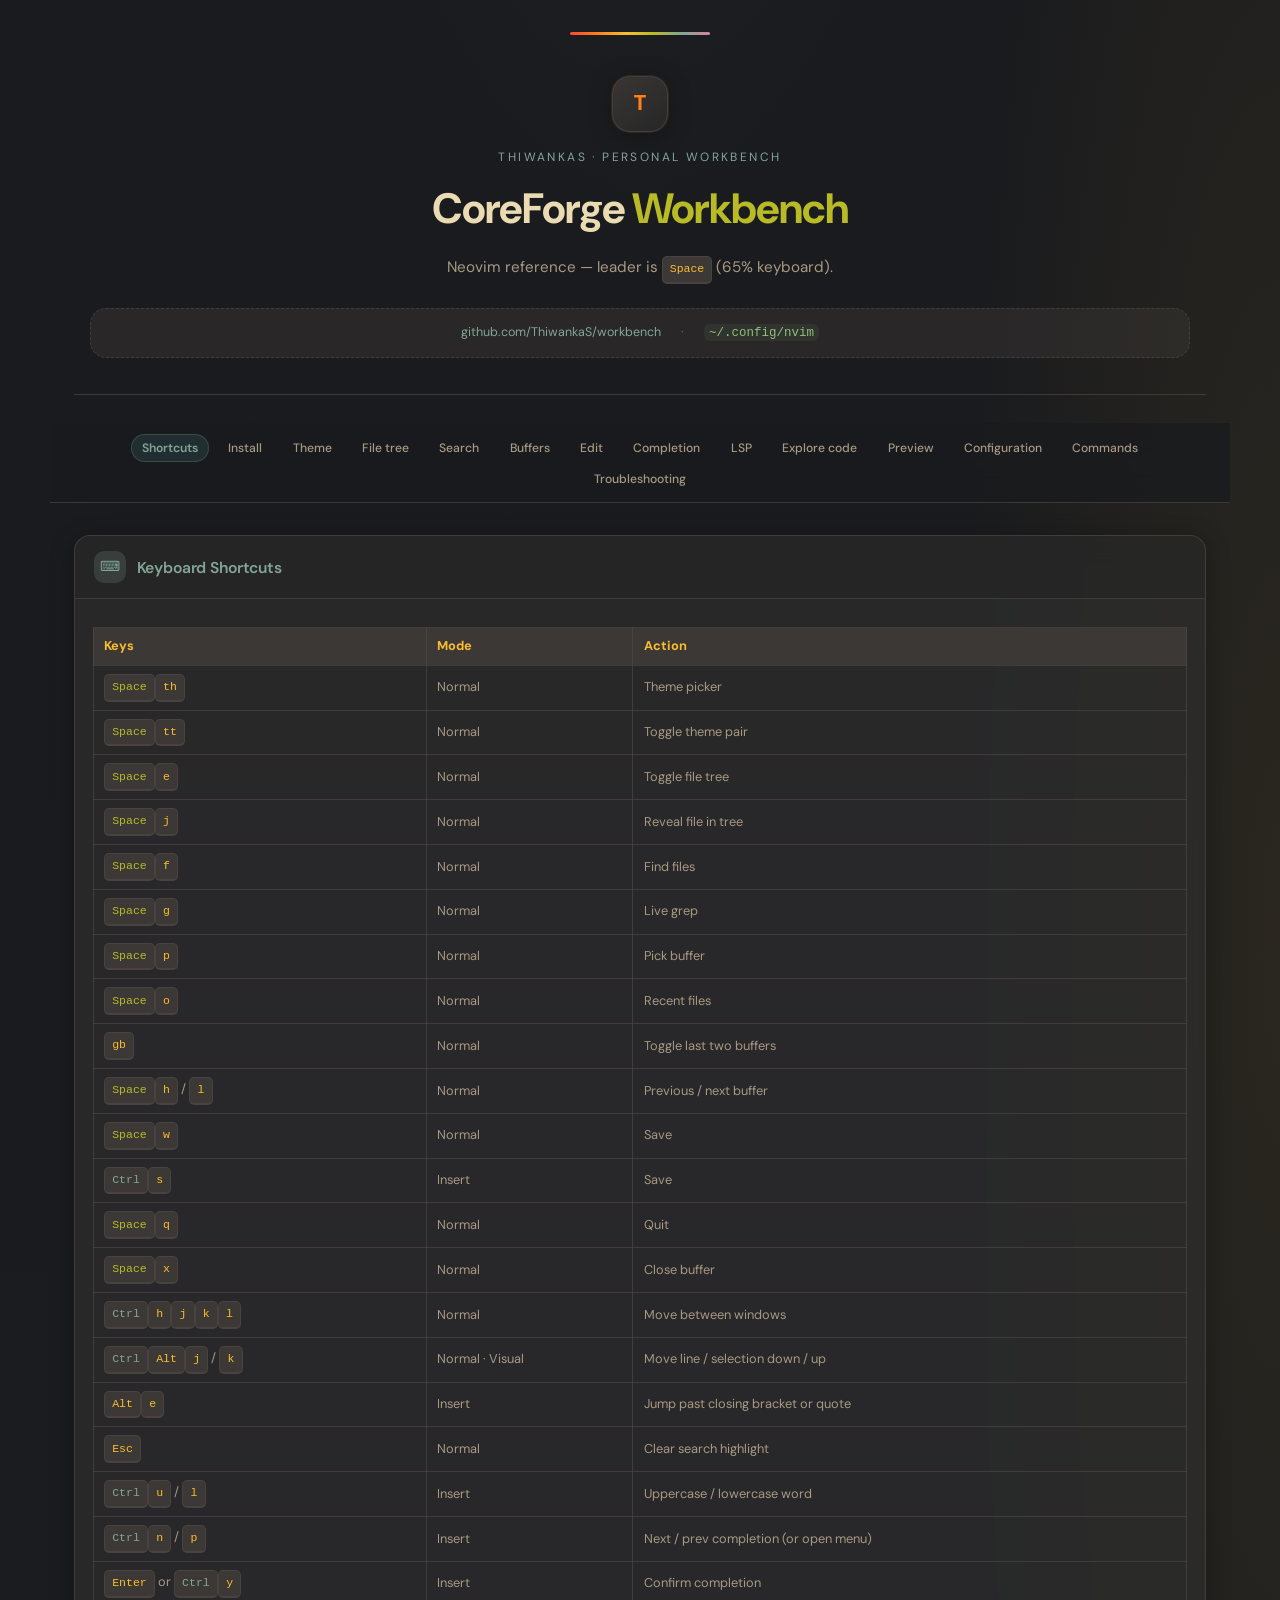
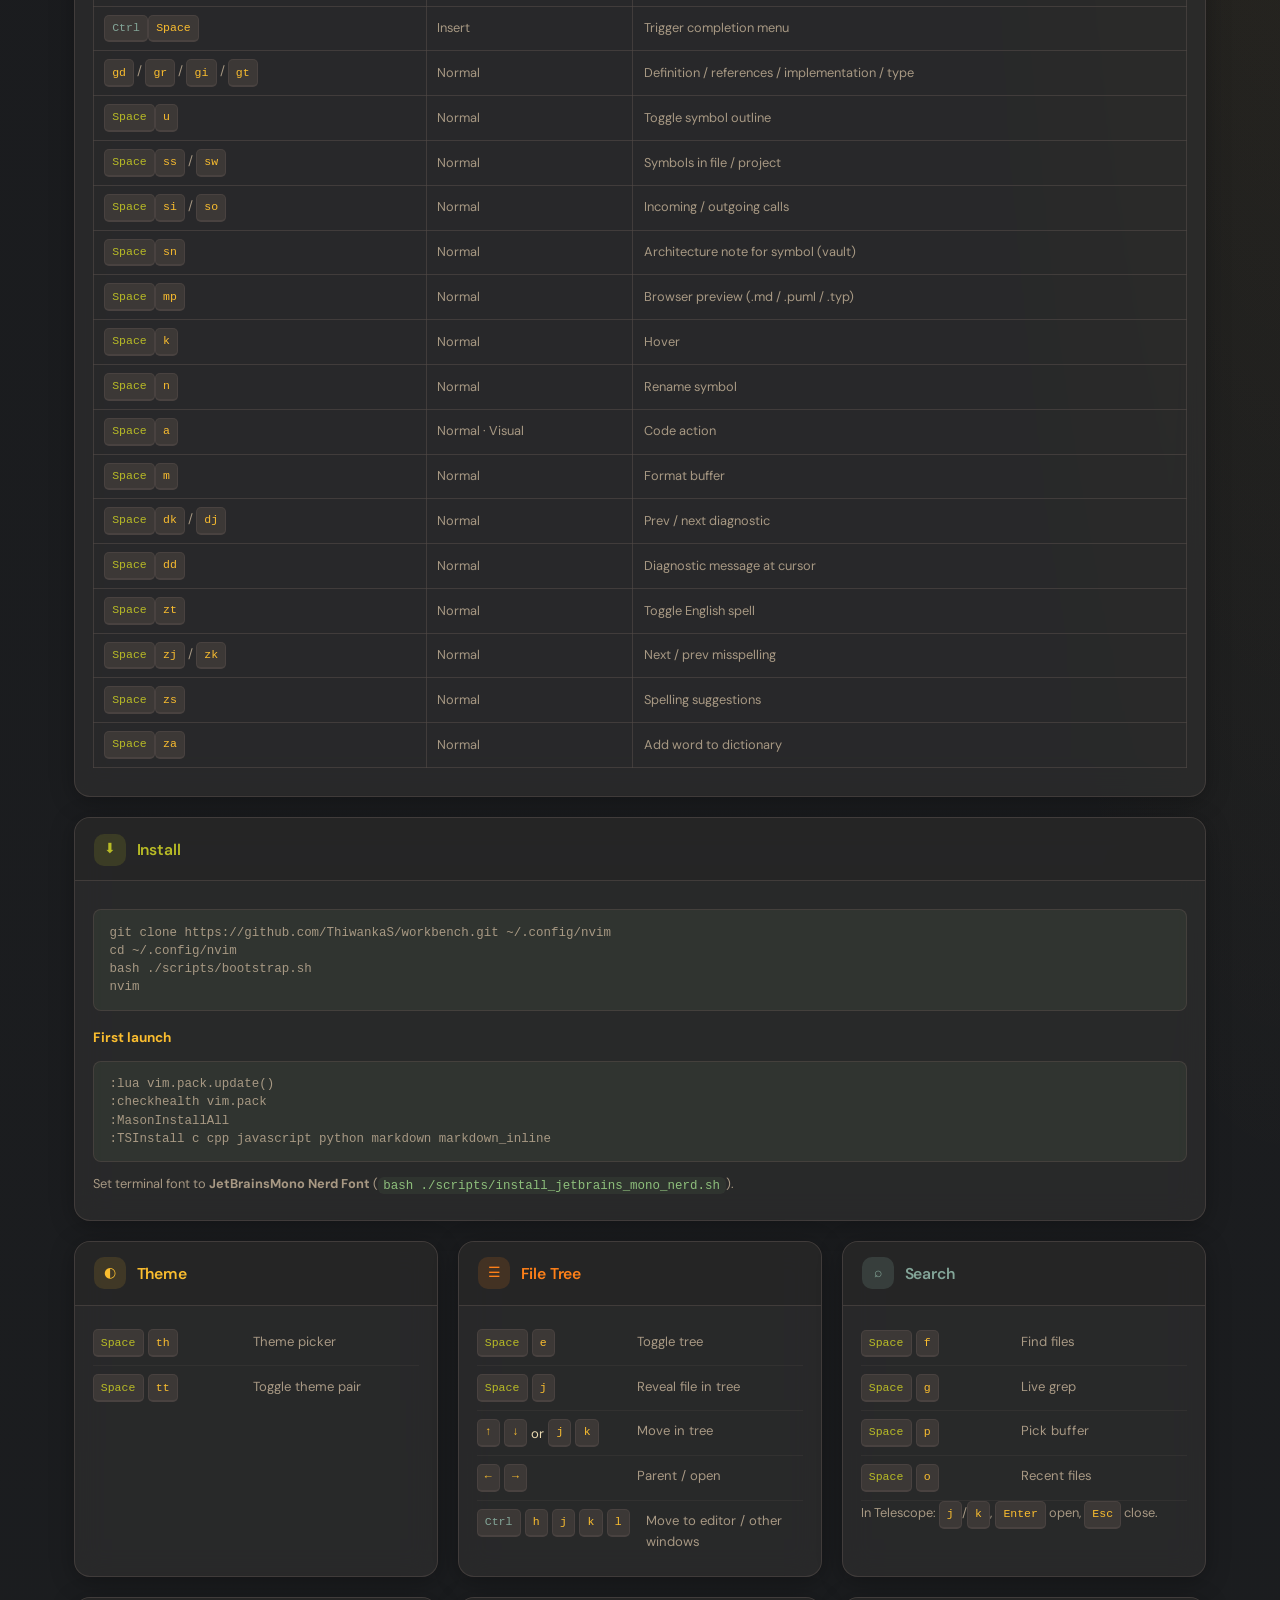
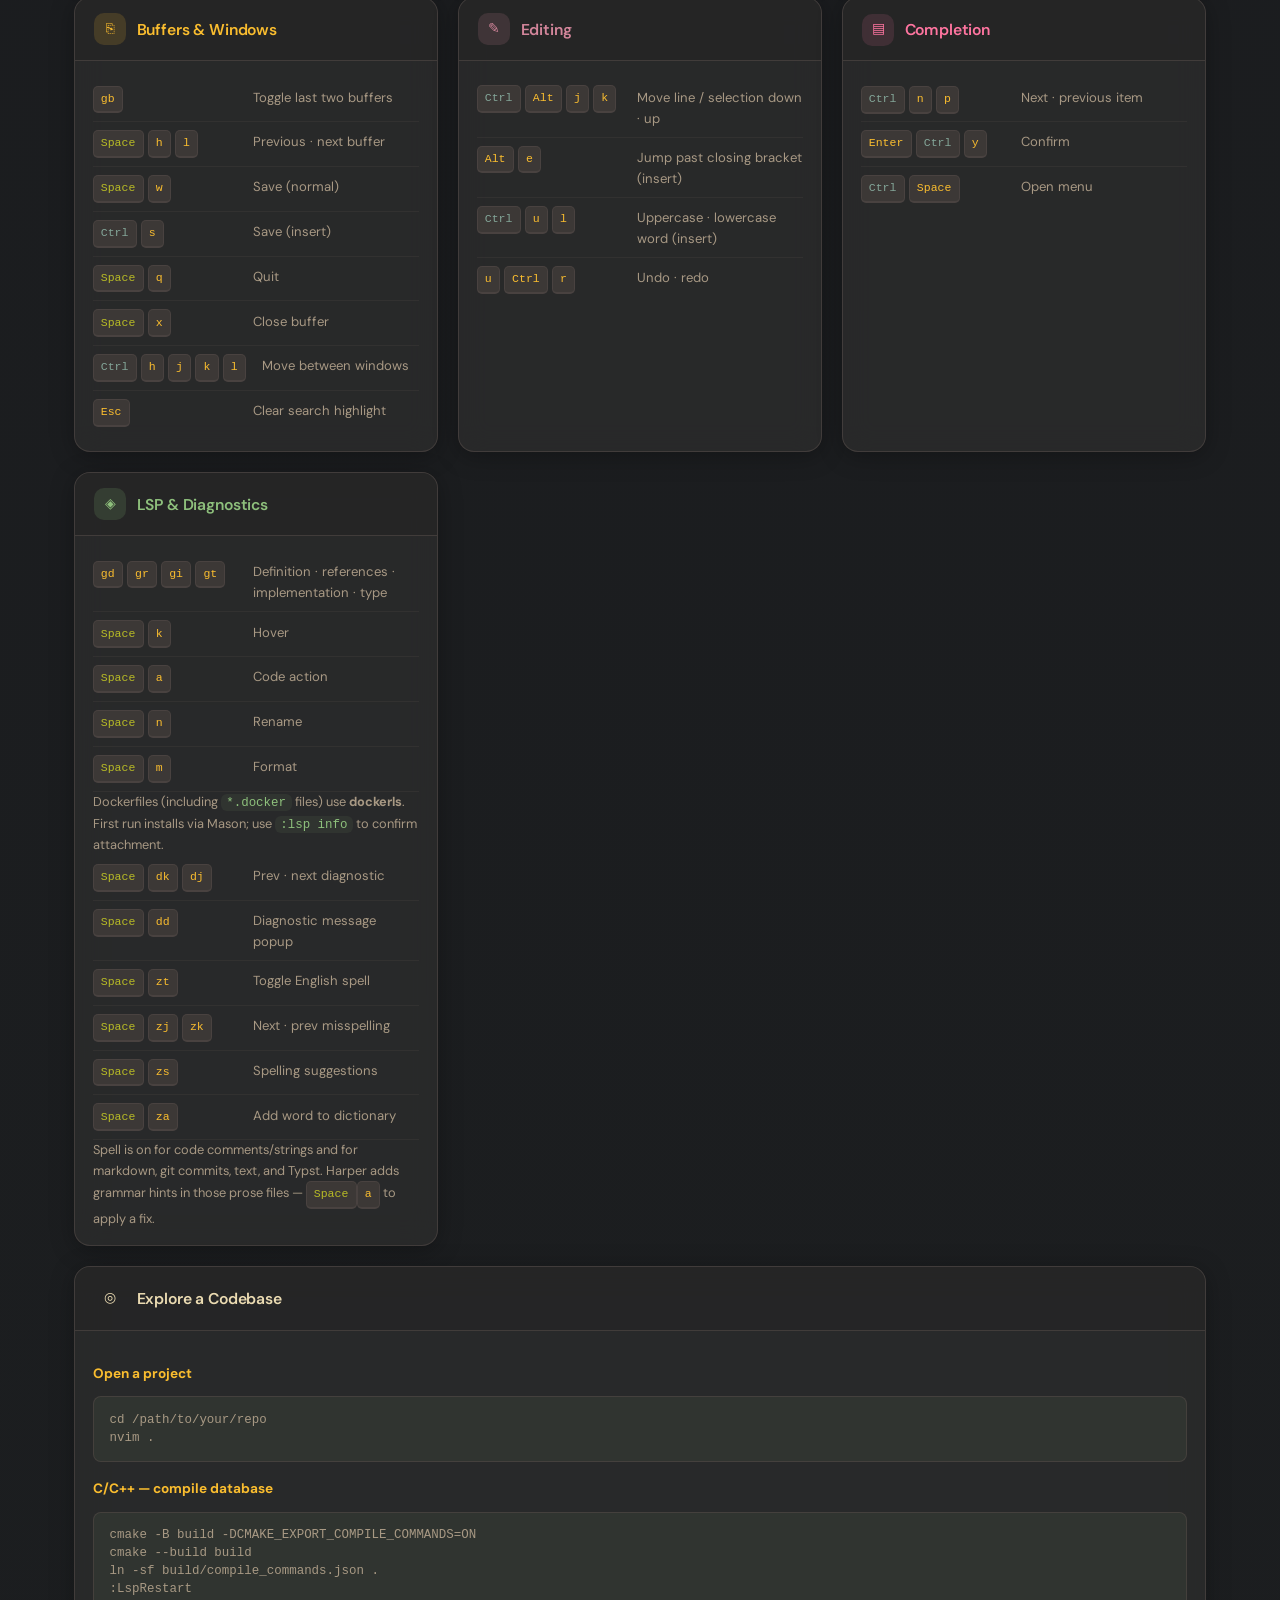
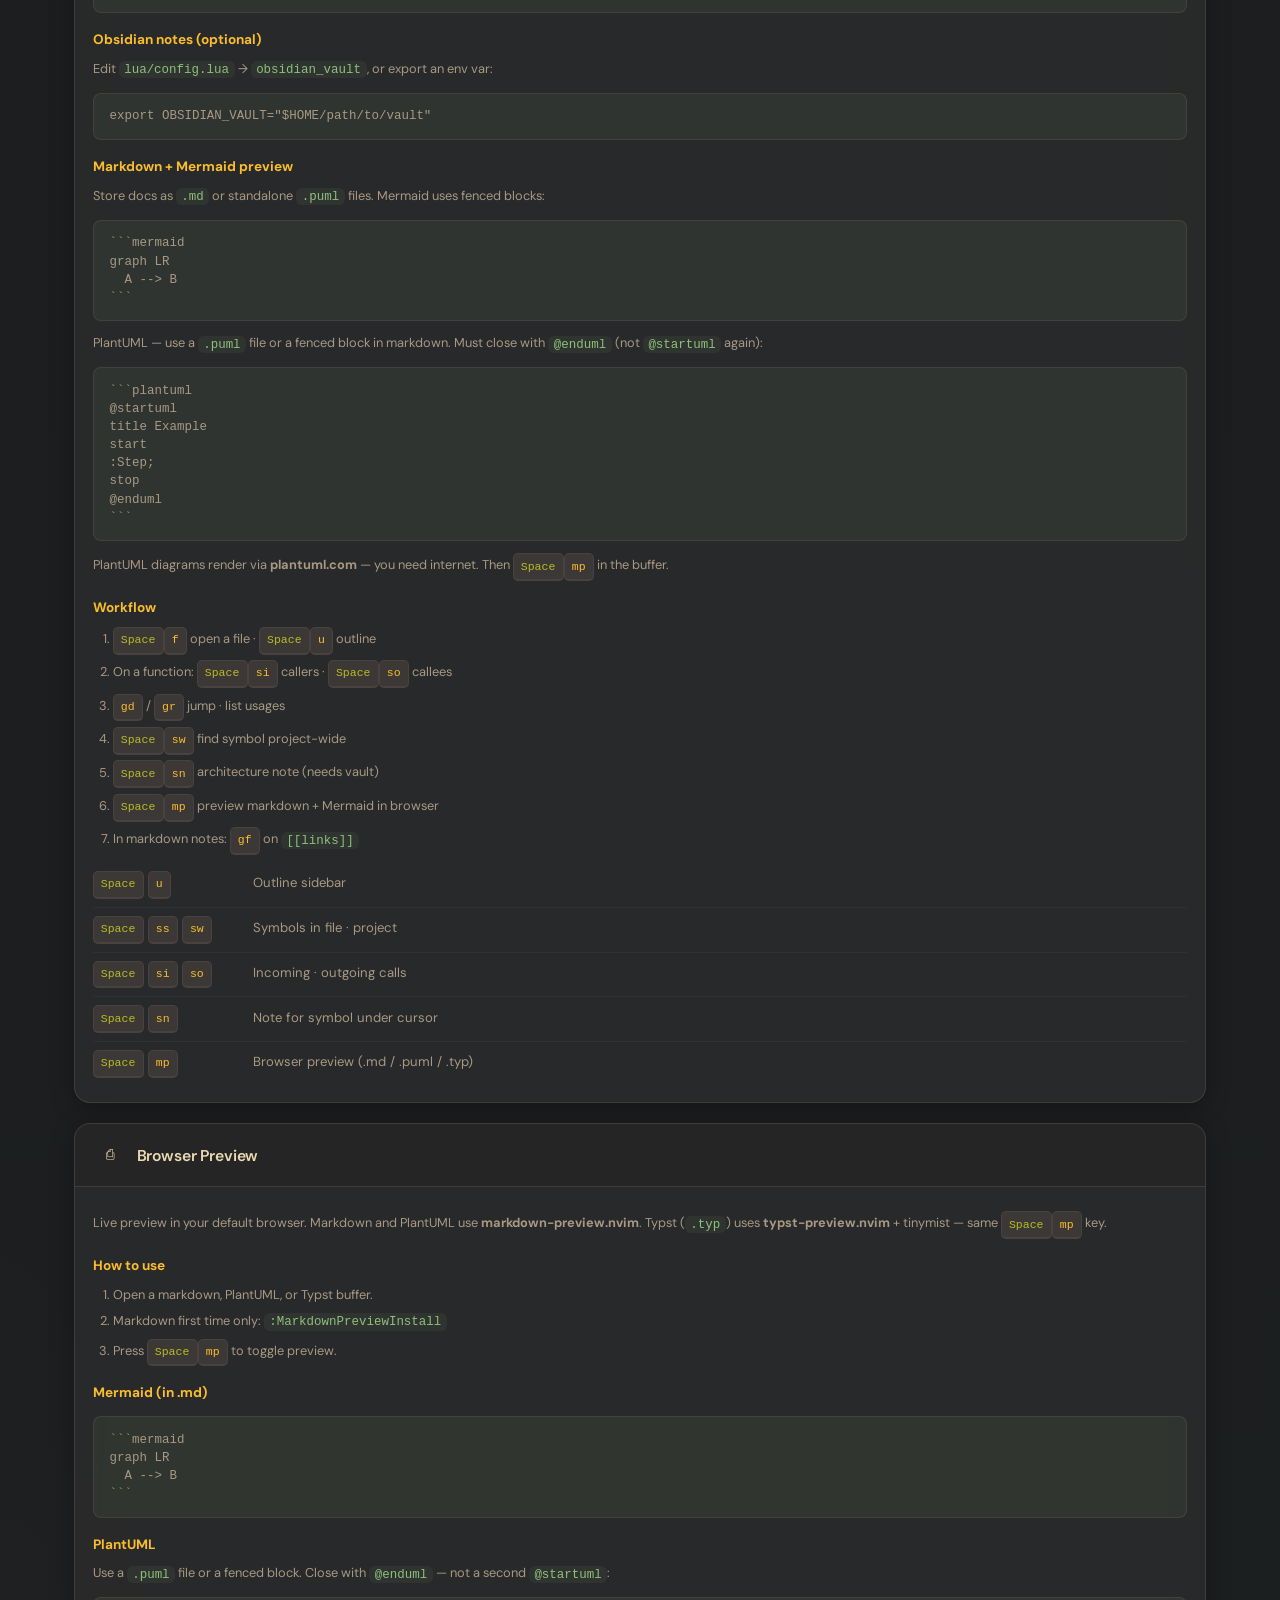
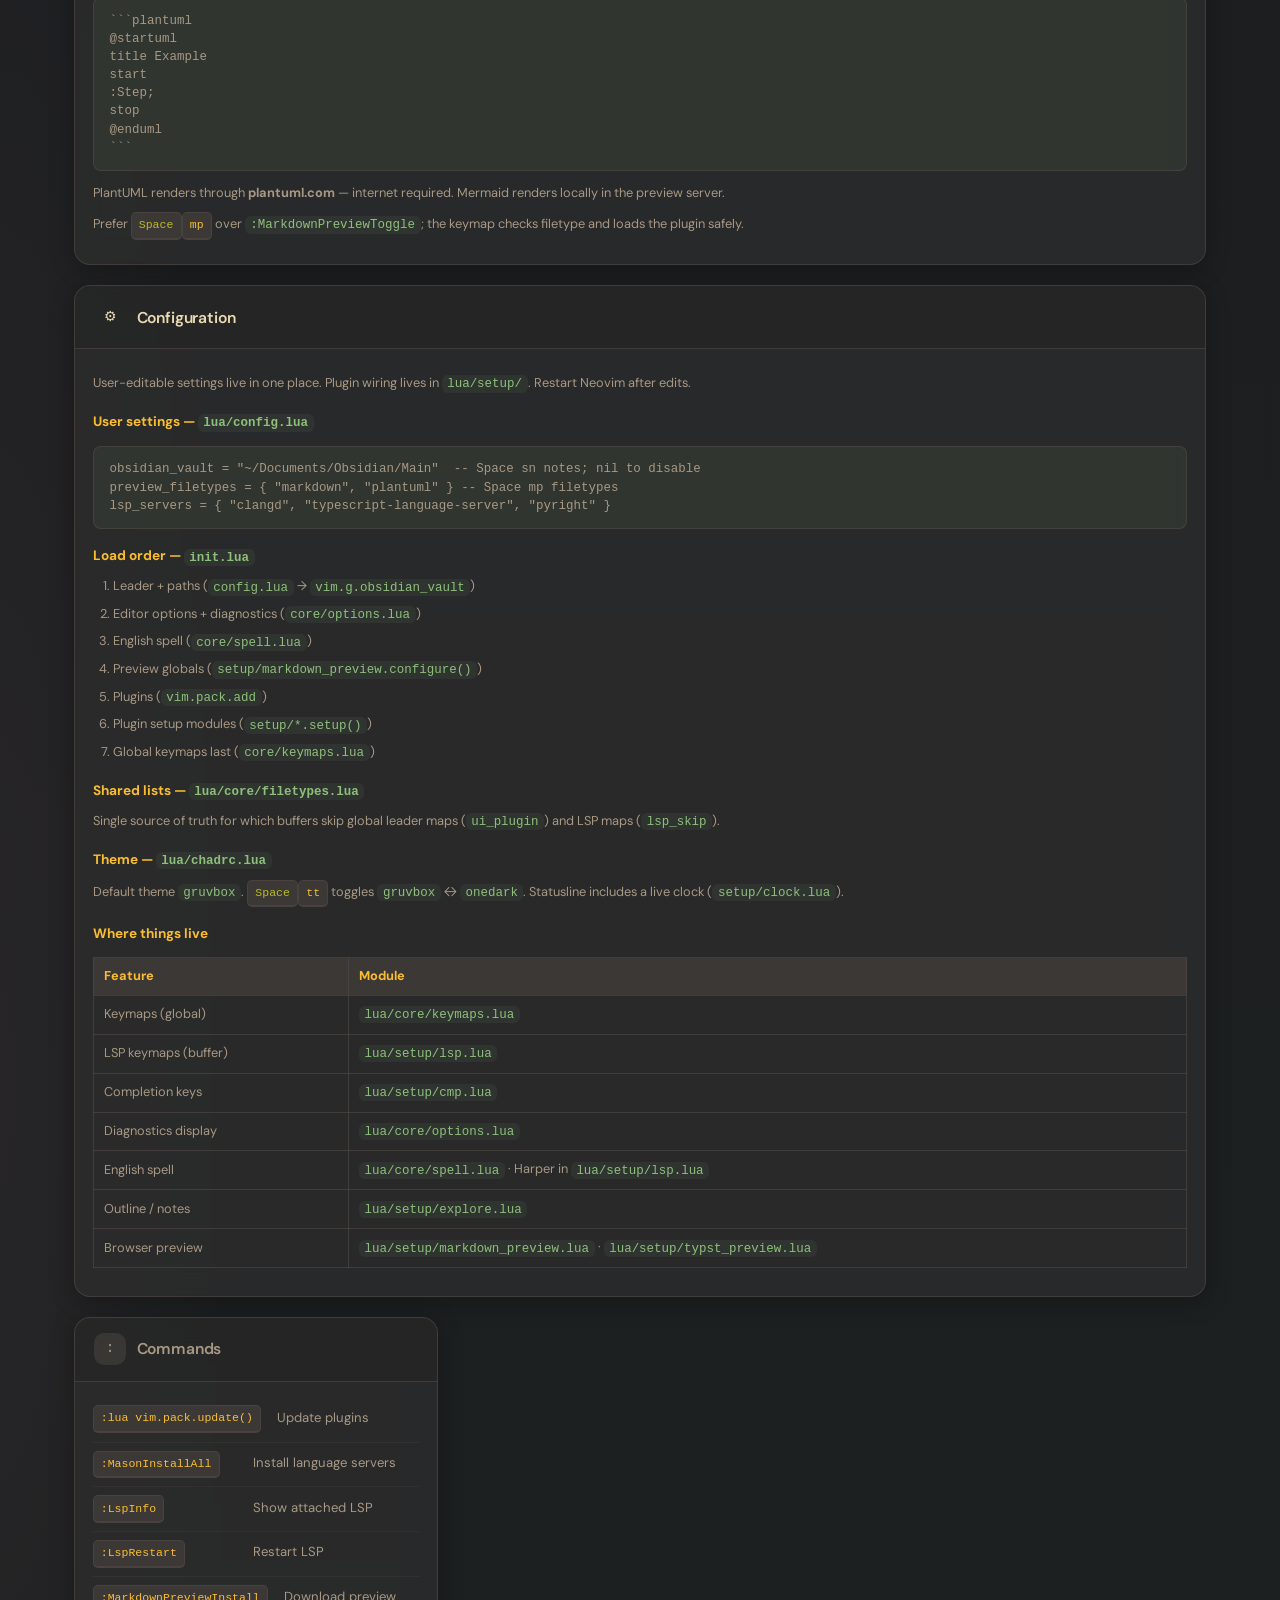
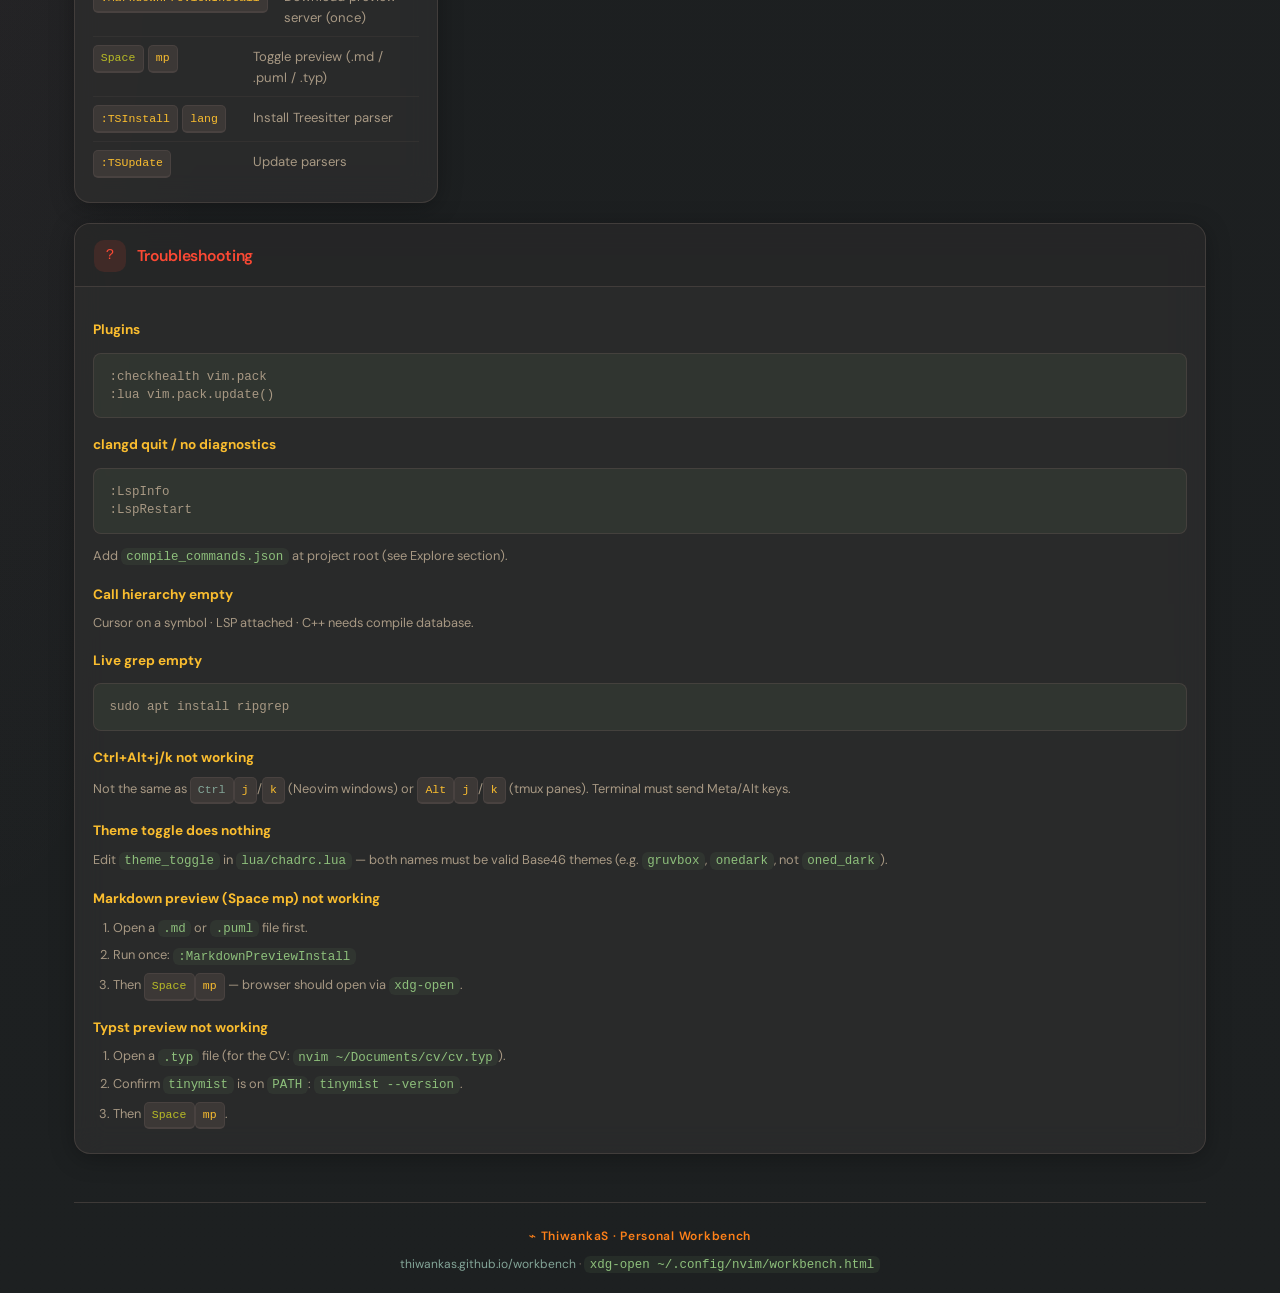
<file: index.html>
<!DOCTYPE html>
<html lang="en">
<head>
  <meta charset="UTF-8" />
  <meta name="viewport" content="width=device-width, initial-scale=1" />
  <meta http-equiv="refresh" content="0; url=workbench.html" />
  <link rel="canonical" href="workbench.html" />
  <title>Thiwanka's Workbench</title>
  <meta name="description" content="Redirect to Thiwanka's personal Neovim workbench guide." />
</head>
<body>
  <p>
    <a href="workbench.html">Thiwanka's Workbench</a>
    — Neovim reference guide
  </p>
</body>
</html>
</file>
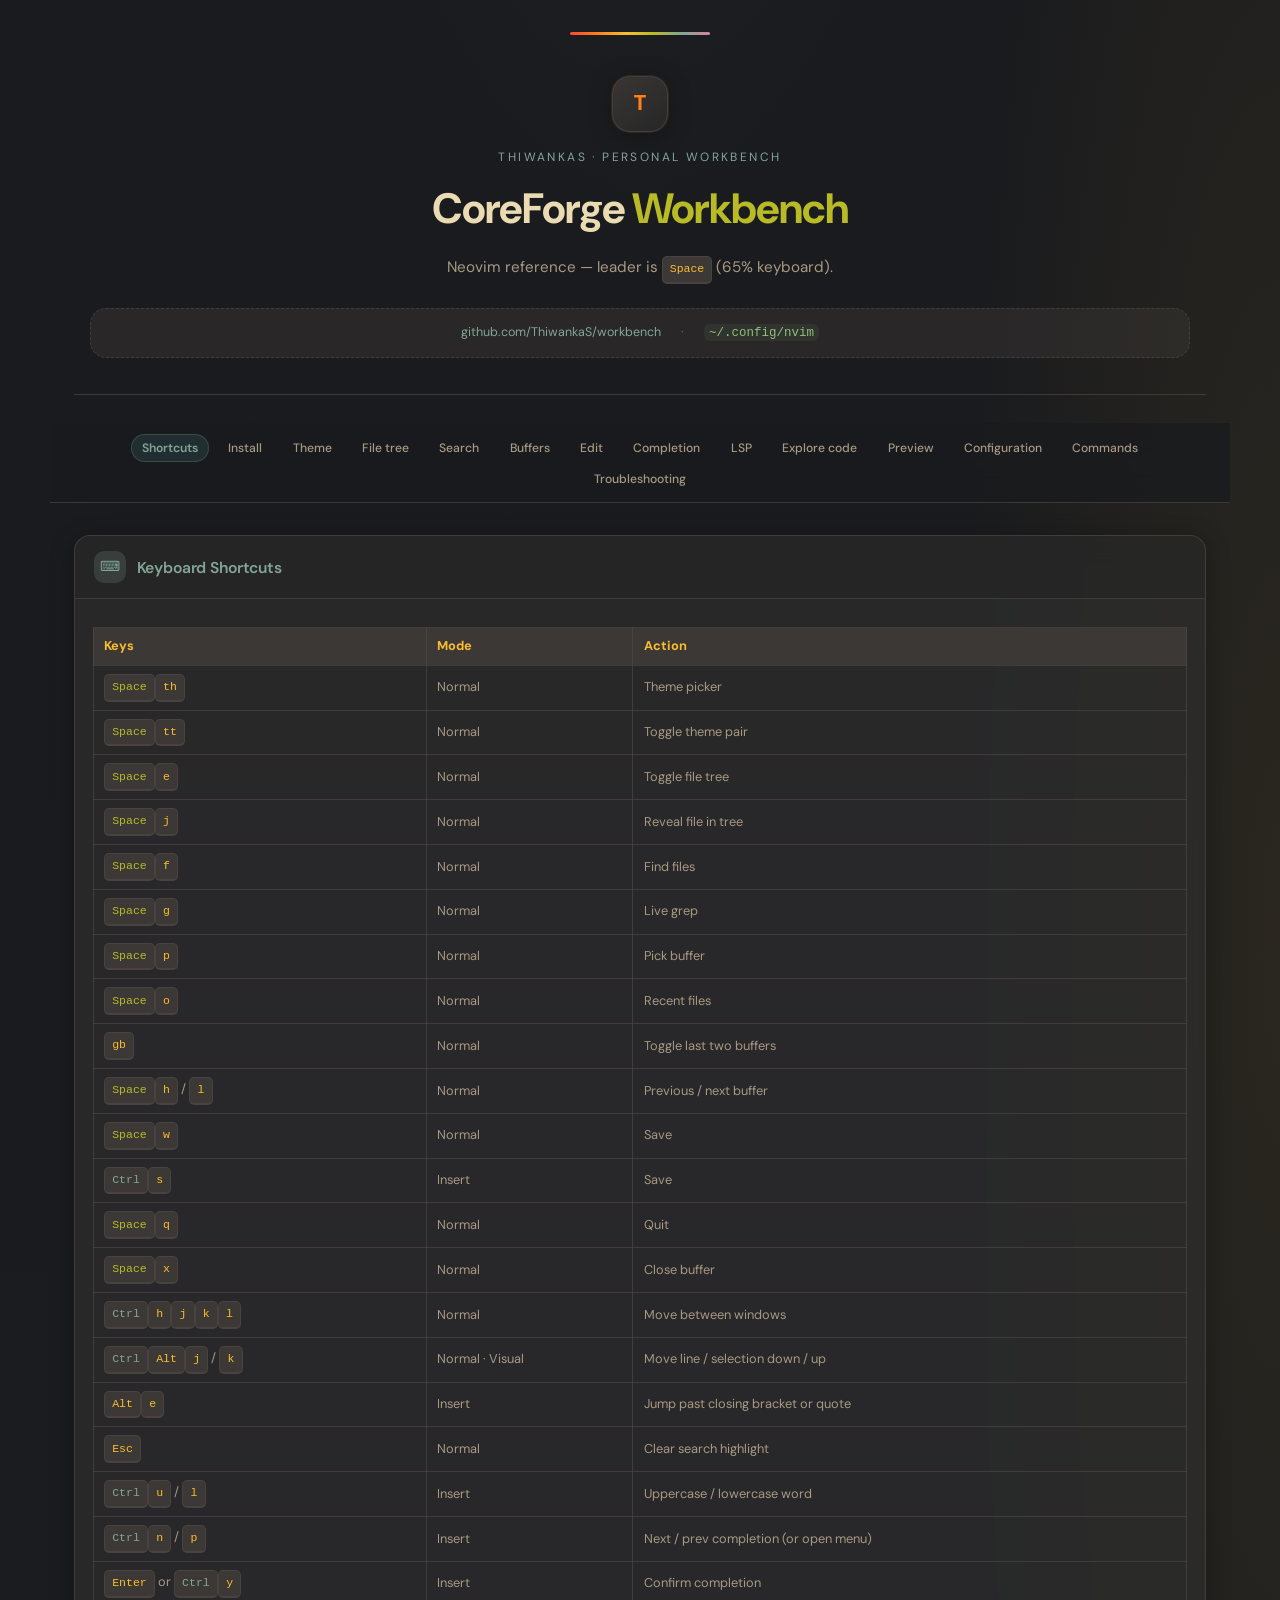
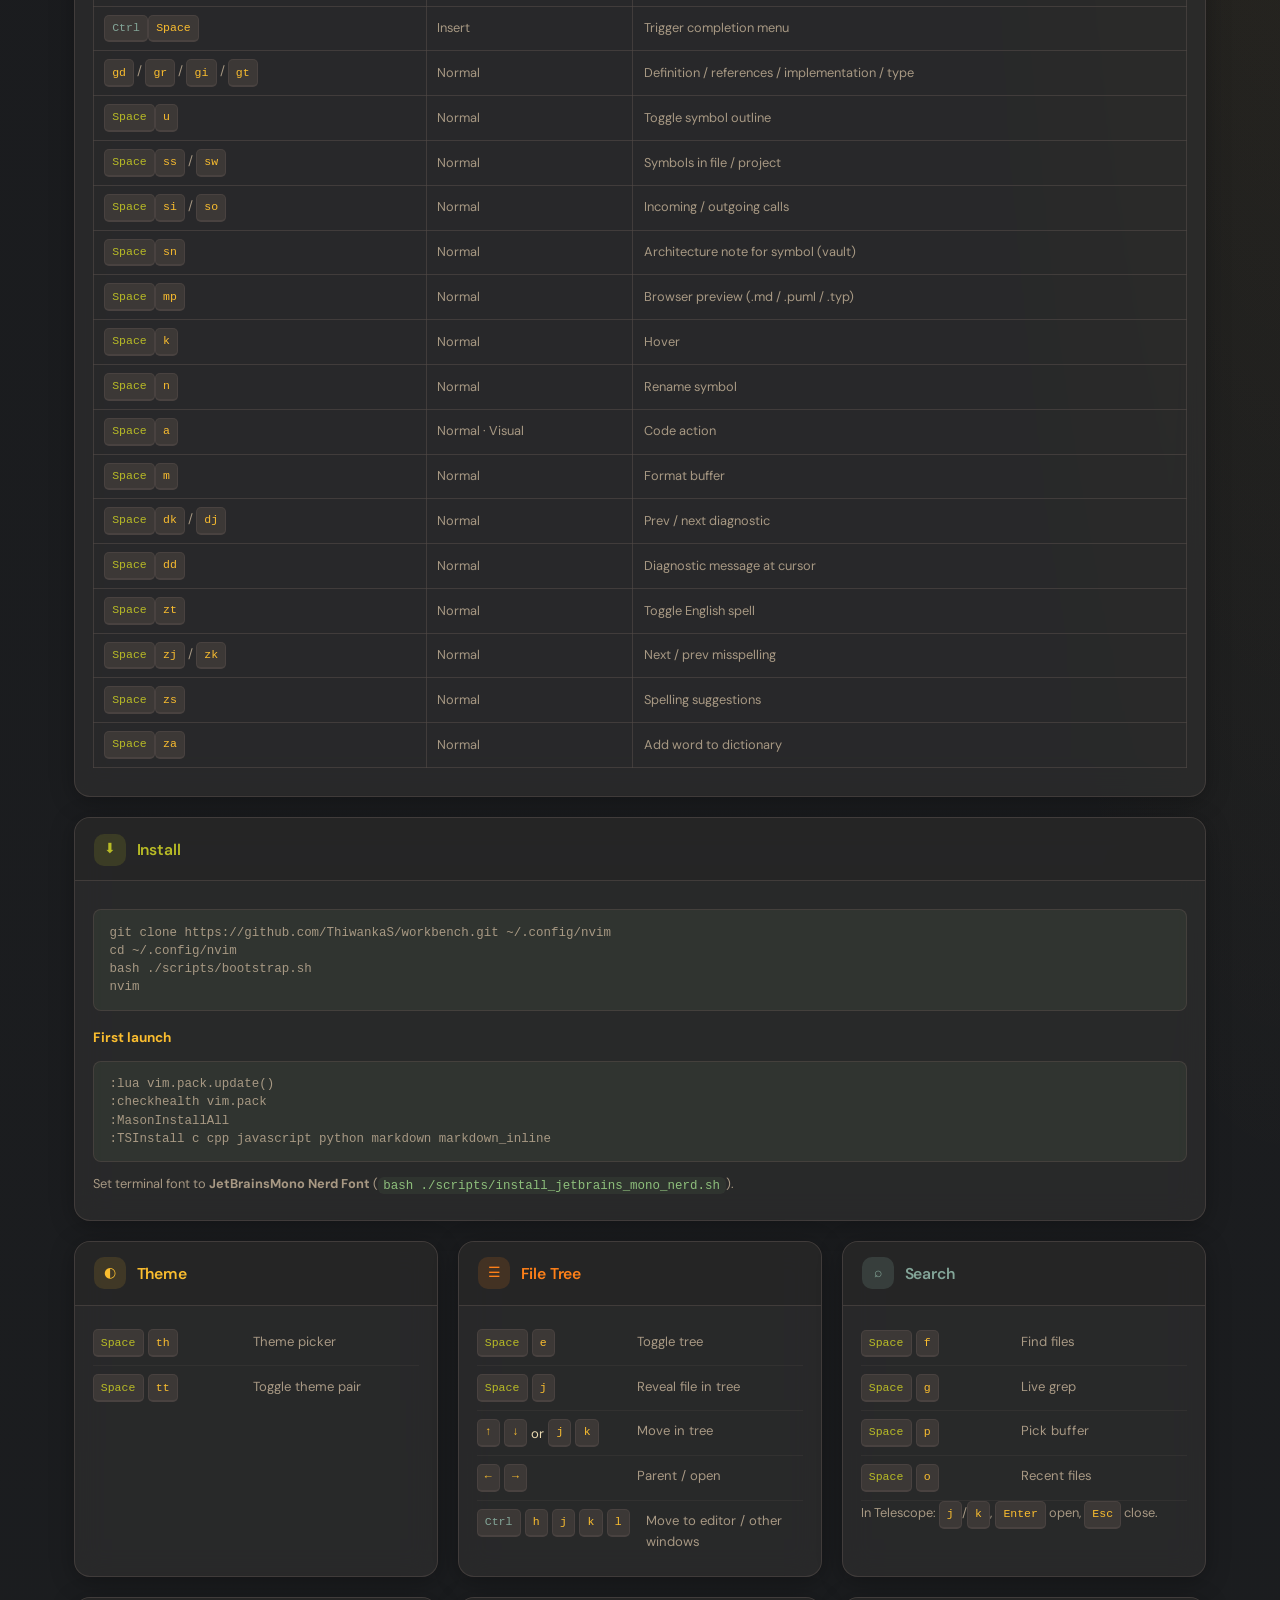
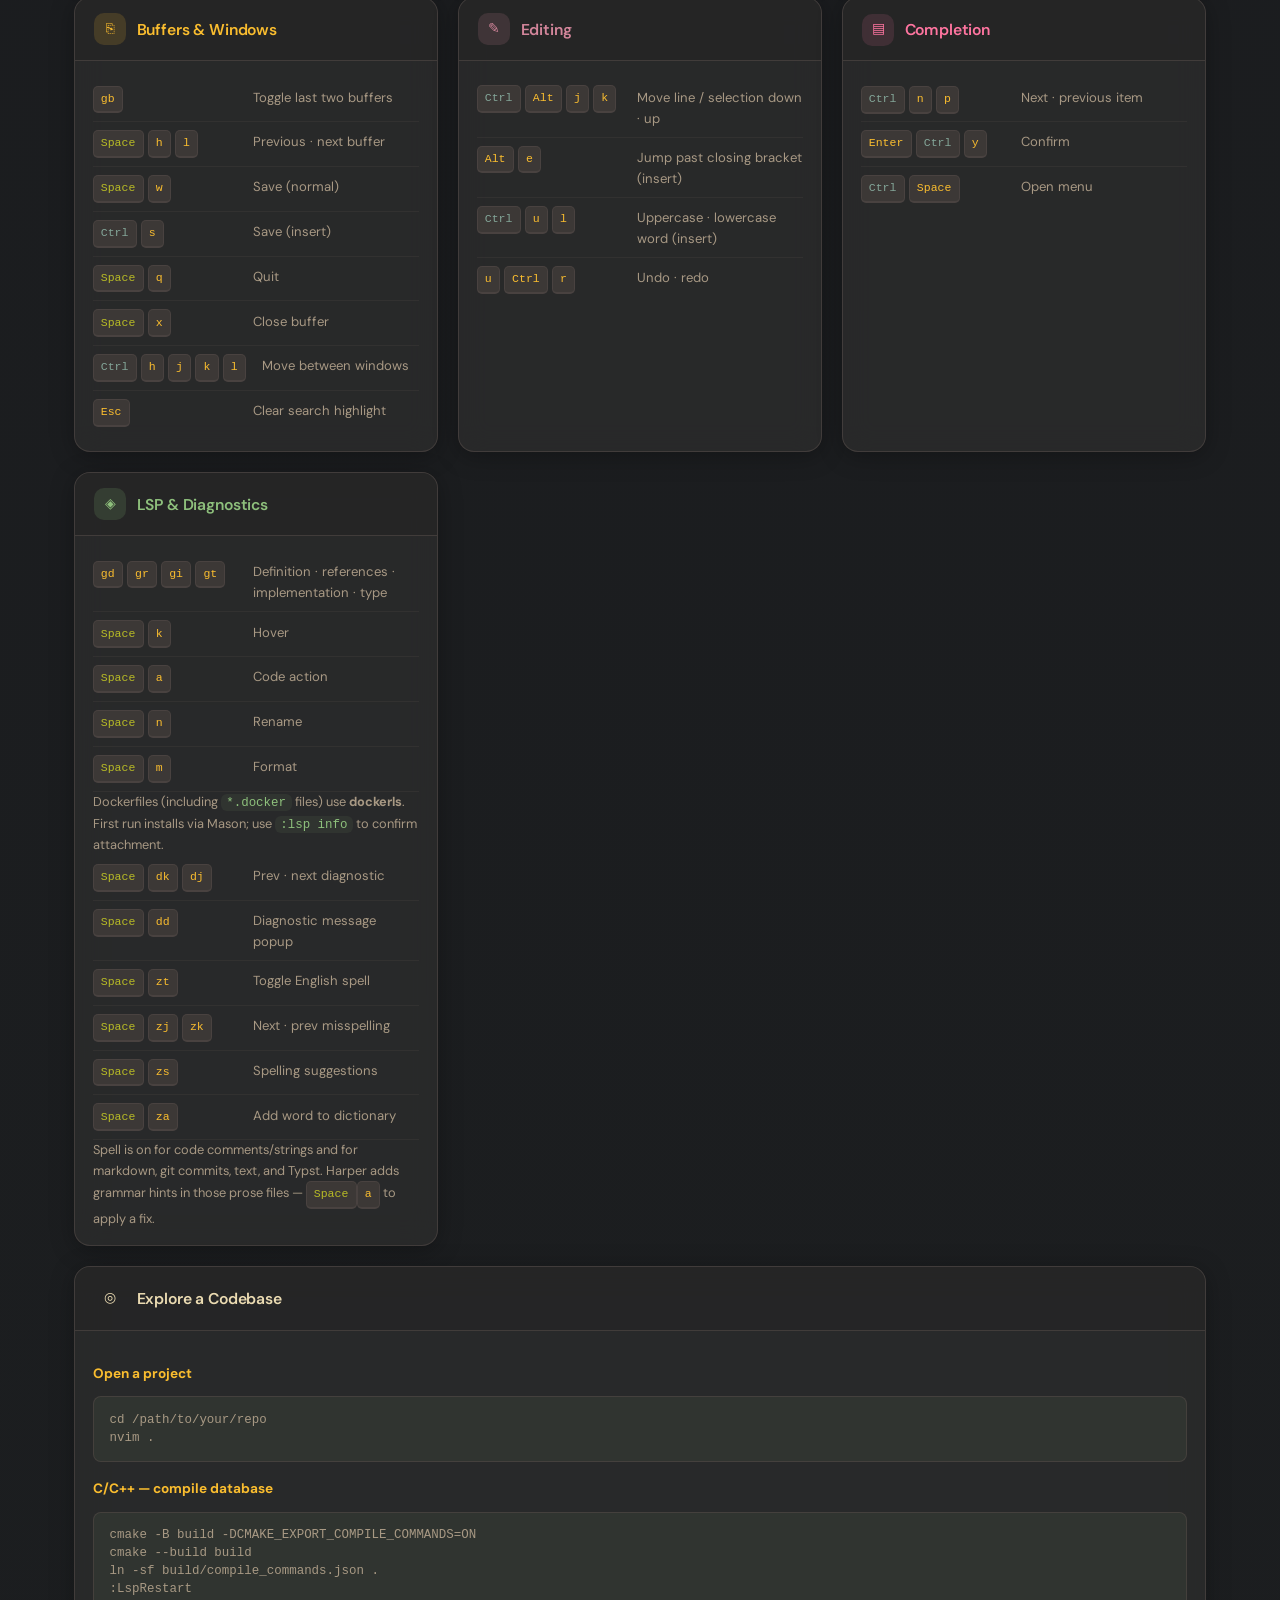
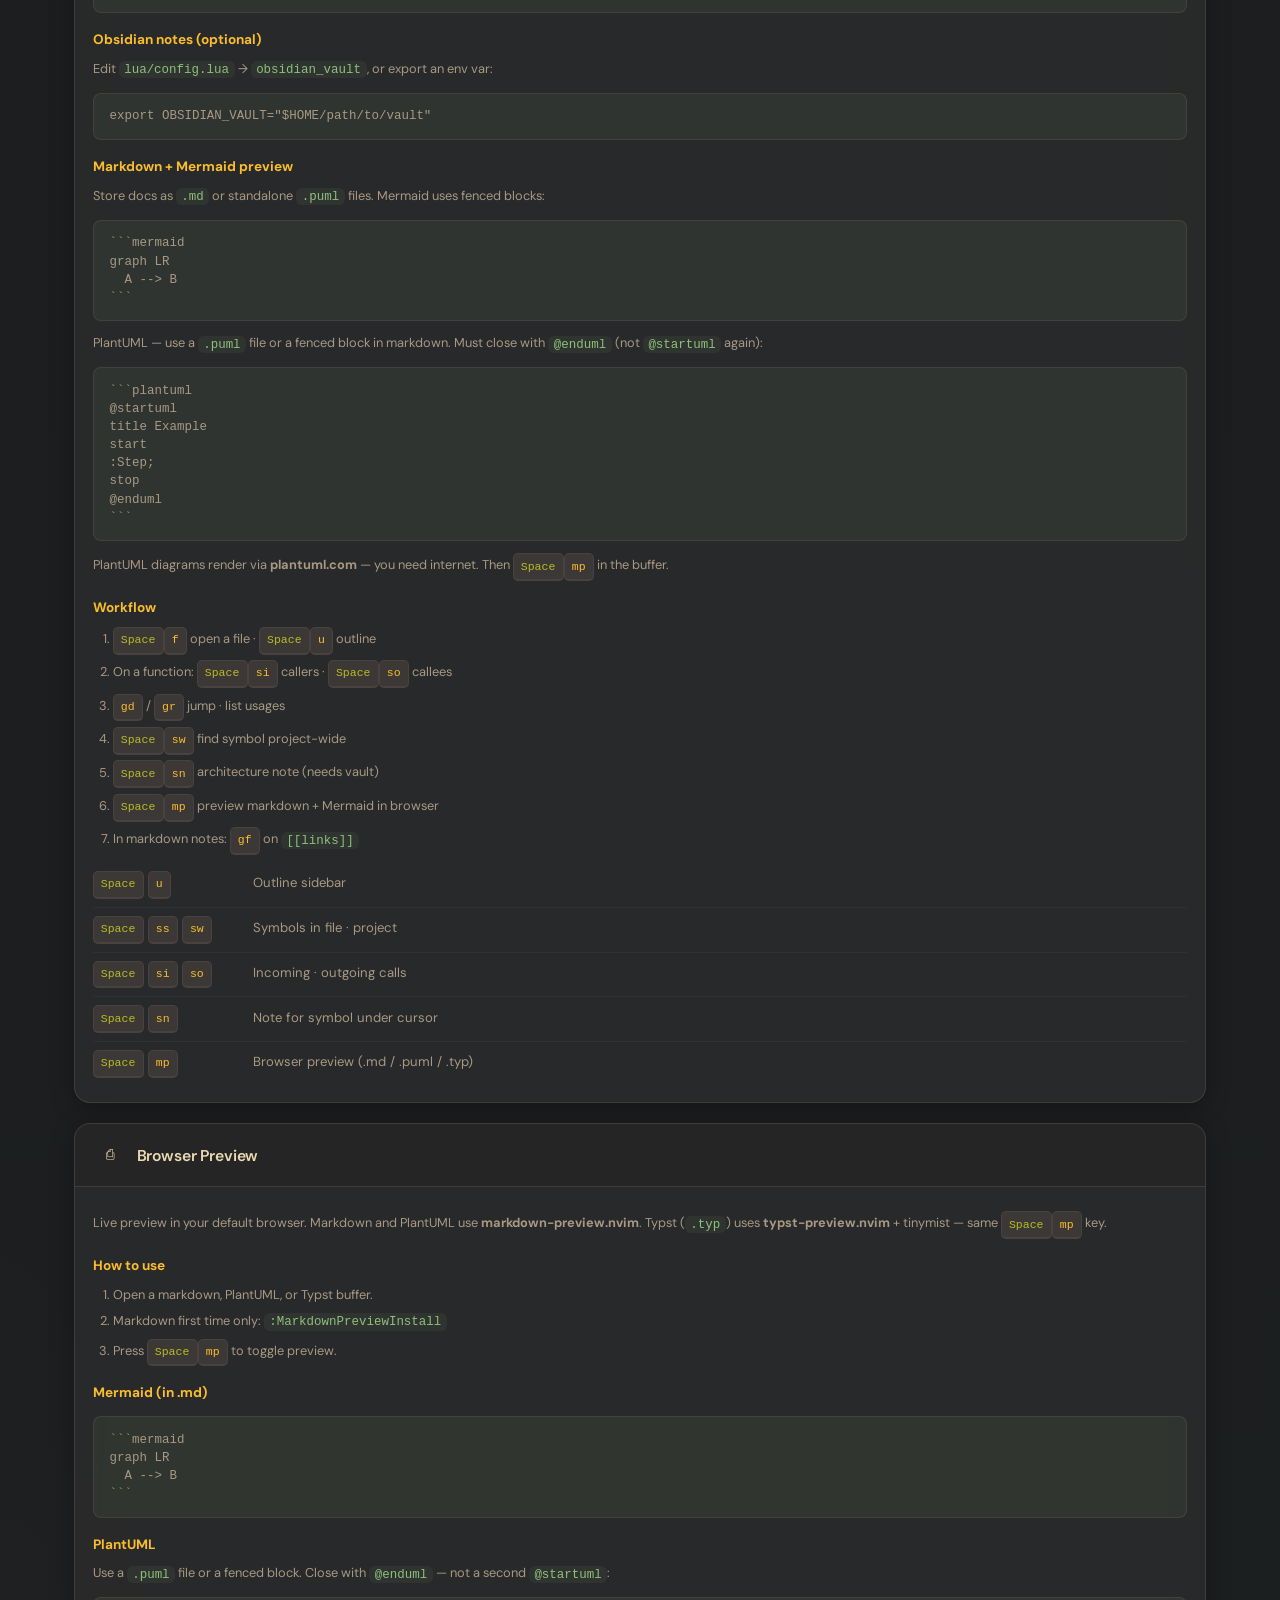
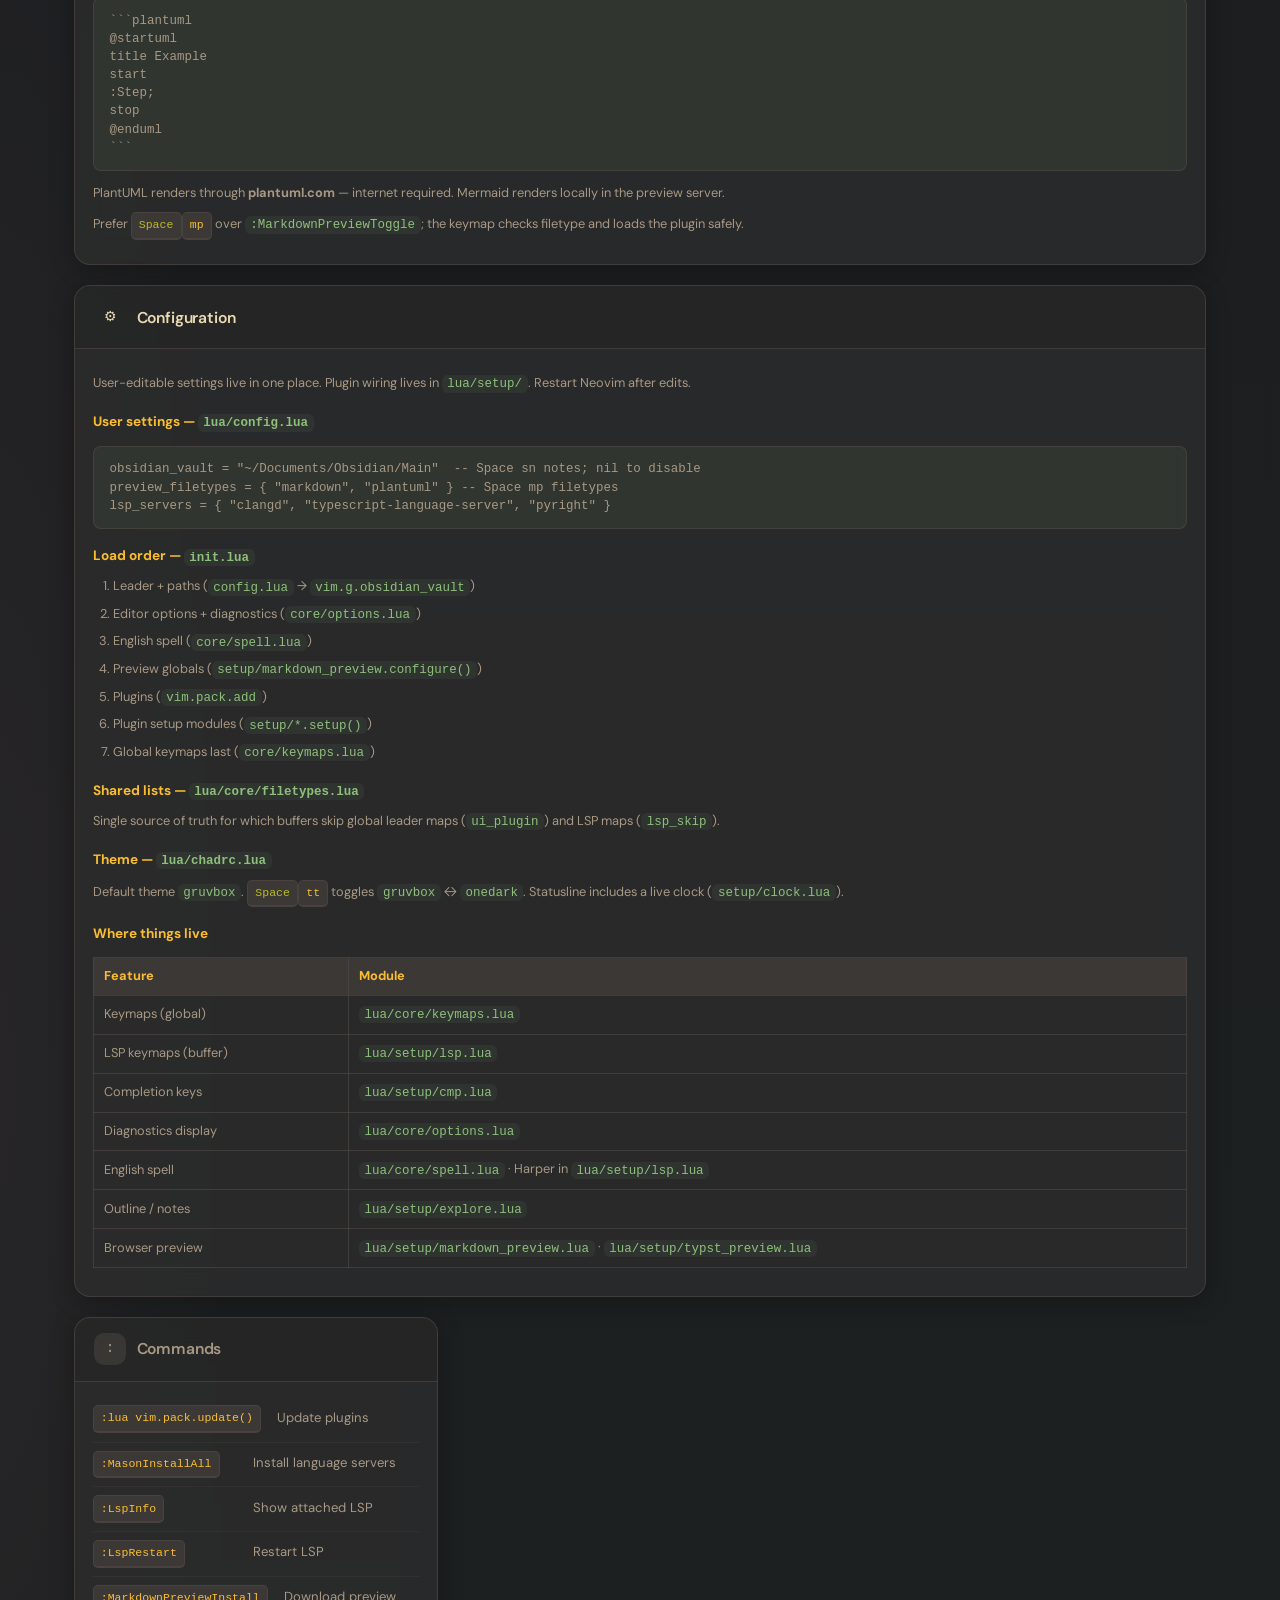
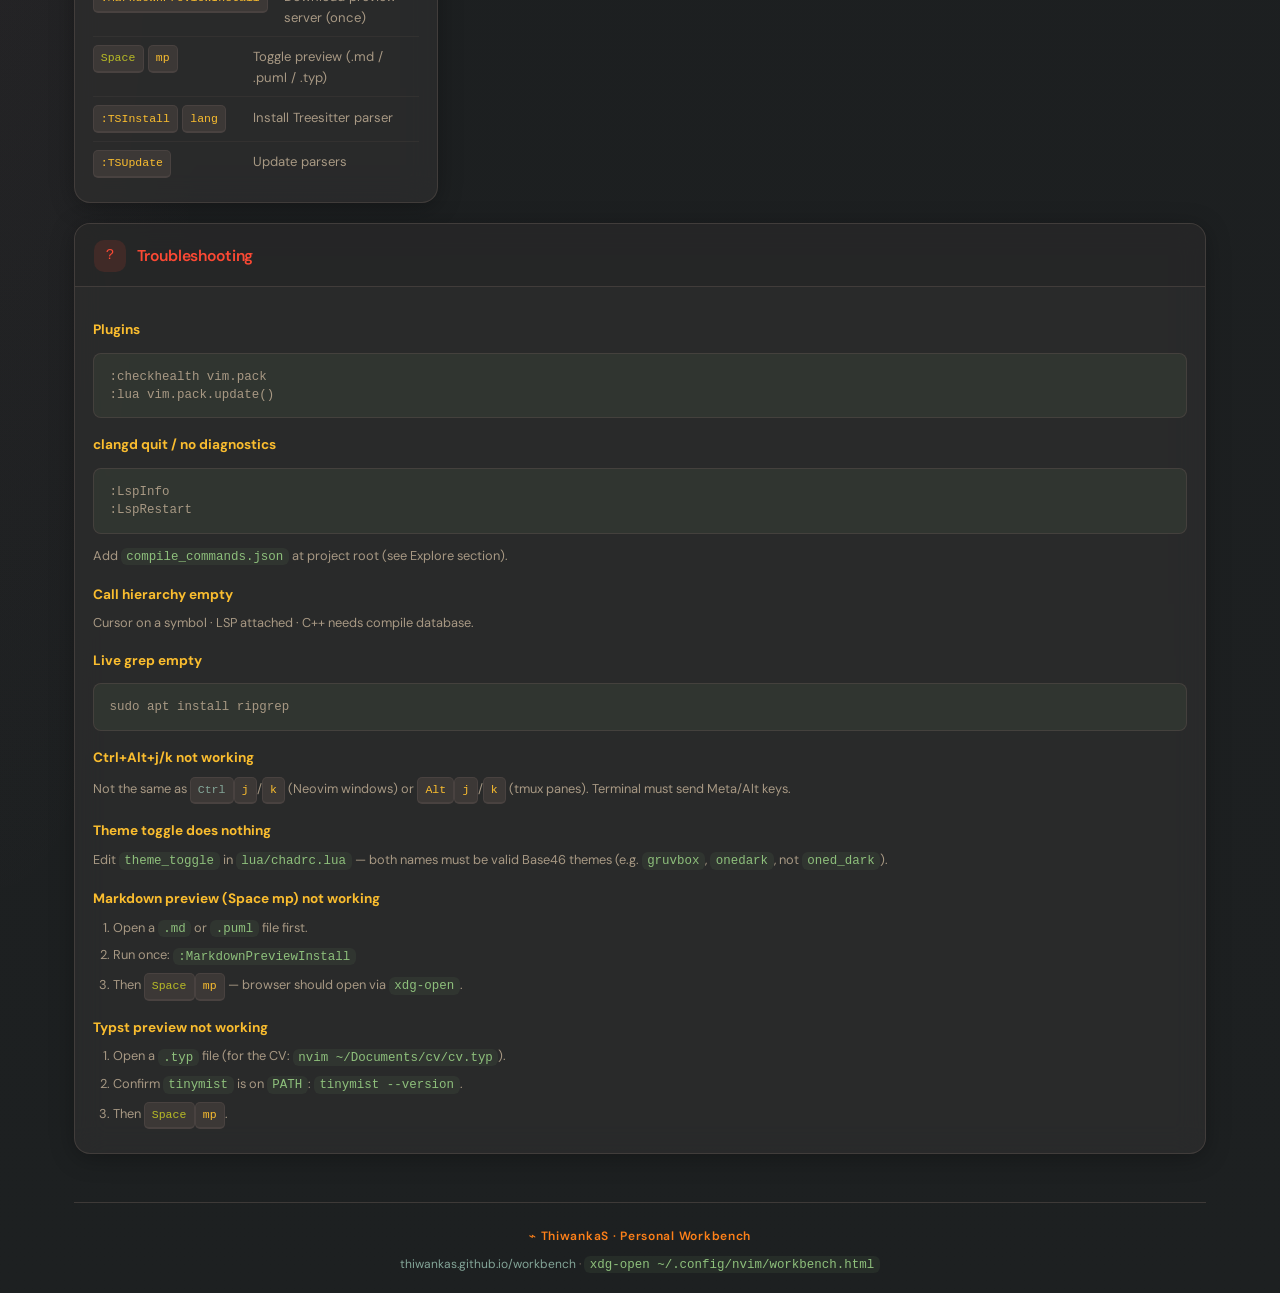
<file: workbench.html>
<!DOCTYPE html>
<html lang="en">
<head>
  <meta charset="UTF-8" />
  <meta name="viewport" content="width=device-width, initial-scale=1" />
  <meta name="description" content="CoreForge Workbench — Neovim keymaps and usage guide." />
  <meta name="author" content="ThiwankaS" />
  <title>CoreForge Workbench · Neovim Reference</title>
  <link rel="preconnect" href="https://fonts.googleapis.com" />
  <link rel="preconnect" href="https://fonts.gstatic.com" crossorigin />
  <link href="https://fonts.googleapis.com/css2?family=DM+Sans:ital,opsz,wght@0,9..40,400;0,9..40,500;0,9..40,600;0,9..40,700;1,9..40,400&display=swap" rel="stylesheet" />
  <link rel="stylesheet" href="assets/workbench/css/workbench.css" />
  <script src="assets/workbench/js/workbench.js" defer></script>
</head>
<body>
  <div class="wrap">

    <header>
      <div class="monogram" aria-hidden="true">T</div>
      <div class="logo">ThiwankaS · Personal Workbench</div>
      <h1>CoreForge <span>Workbench</span></h1>
      <p class="subtitle">Neovim reference — leader is <kbd>Space</kbd> (65% keyboard).</p>
      <div class="footprint">
        <a href="https://github.com/ThiwankaS/workbench" target="_blank" rel="noopener">github.com/ThiwankaS/workbench</a>
        <span class="dot">·</span>
        <span><code>~/.config/nvim</code></span>
      </div>
    </header>

    <nav aria-label="Sections">
      <ul>
        <li><a href="#shortcuts">Shortcuts</a></li>
        <li><a href="#install">Install</a></li>
        <li><a href="#theme">Theme</a></li>
        <li><a href="#tree">File tree</a></li>
        <li><a href="#search">Search</a></li>
        <li><a href="#buffers">Buffers</a></li>
        <li><a href="#edit">Edit</a></li>
        <li><a href="#completion">Completion</a></li>
        <li><a href="#lsp">LSP</a></li>
        <li><a href="#explore">Explore code</a></li>
        <li><a href="#preview">Preview</a></li>
        <li><a href="#config">Configuration</a></li>
        <li><a href="#commands">Commands</a></li>
        <li><a href="#help">Troubleshooting</a></li>
      </ul>
    </nav>

    <main class="grid">

      <section class="card acc-nav wide" id="shortcuts">
        <div class="card-head"><div class="card-icon">⌨</div><h2>Keyboard Shortcuts</h2></div>
        <div class="card-body prose">
          <table>
            <tr><th>Keys</th><th>Mode</th><th>Action</th></tr>
            <tr><td><kbd class="leader">Space</kbd><kbd>th</kbd></td><td>Normal</td><td>Theme picker</td></tr>
            <tr><td><kbd class="leader">Space</kbd><kbd>tt</kbd></td><td>Normal</td><td>Toggle theme pair</td></tr>
            <tr><td><kbd class="leader">Space</kbd><kbd>e</kbd></td><td>Normal</td><td>Toggle file tree</td></tr>
            <tr><td><kbd class="leader">Space</kbd><kbd>j</kbd></td><td>Normal</td><td>Reveal file in tree</td></tr>
            <tr><td><kbd class="leader">Space</kbd><kbd>f</kbd></td><td>Normal</td><td>Find files</td></tr>
            <tr><td><kbd class="leader">Space</kbd><kbd>g</kbd></td><td>Normal</td><td>Live grep</td></tr>
            <tr><td><kbd class="leader">Space</kbd><kbd>p</kbd></td><td>Normal</td><td>Pick buffer</td></tr>
            <tr><td><kbd class="leader">Space</kbd><kbd>o</kbd></td><td>Normal</td><td>Recent files</td></tr>
            <tr><td><kbd>gb</kbd></td><td>Normal</td><td>Toggle last two buffers</td></tr>
            <tr><td><kbd class="leader">Space</kbd><kbd>h</kbd> / <kbd>l</kbd></td><td>Normal</td><td>Previous / next buffer</td></tr>
            <tr><td><kbd class="leader">Space</kbd><kbd>w</kbd></td><td>Normal</td><td>Save</td></tr>
            <tr><td><kbd class="mod">Ctrl</kbd><kbd>s</kbd></td><td>Insert</td><td>Save</td></tr>
            <tr><td><kbd class="leader">Space</kbd><kbd>q</kbd></td><td>Normal</td><td>Quit</td></tr>
            <tr><td><kbd class="leader">Space</kbd><kbd>x</kbd></td><td>Normal</td><td>Close buffer</td></tr>
            <tr><td><kbd class="mod">Ctrl</kbd><kbd>h</kbd><kbd>j</kbd><kbd>k</kbd><kbd>l</kbd></td><td>Normal</td><td>Move between windows</td></tr>
            <tr><td><kbd class="mod">Ctrl</kbd><kbd>Alt</kbd><kbd>j</kbd> / <kbd>k</kbd></td><td>Normal · Visual</td><td>Move line / selection down / up</td></tr>
            <tr><td><kbd>Alt</kbd><kbd>e</kbd></td><td>Insert</td><td>Jump past closing bracket or quote</td></tr>
            <tr><td><kbd>Esc</kbd></td><td>Normal</td><td>Clear search highlight</td></tr>
            <tr><td><kbd class="mod">Ctrl</kbd><kbd>u</kbd> / <kbd>l</kbd></td><td>Insert</td><td>Uppercase / lowercase word</td></tr>
            <tr><td><kbd class="mod">Ctrl</kbd><kbd>n</kbd> / <kbd>p</kbd></td><td>Insert</td><td>Next / prev completion (or open menu)</td></tr>
            <tr><td><kbd>Enter</kbd> or <kbd class="mod">Ctrl</kbd><kbd>y</kbd></td><td>Insert</td><td>Confirm completion</td></tr>
            <tr><td><kbd class="mod">Ctrl</kbd><kbd>Space</kbd></td><td>Insert</td><td>Trigger completion menu</td></tr>
            <tr><td><kbd>gd</kbd> / <kbd>gr</kbd> / <kbd>gi</kbd> / <kbd>gt</kbd></td><td>Normal</td><td>Definition / references / implementation / type</td></tr>
            <tr><td><kbd class="leader">Space</kbd><kbd>u</kbd></td><td>Normal</td><td>Toggle symbol outline</td></tr>
            <tr><td><kbd class="leader">Space</kbd><kbd>ss</kbd> / <kbd>sw</kbd></td><td>Normal</td><td>Symbols in file / project</td></tr>
            <tr><td><kbd class="leader">Space</kbd><kbd>si</kbd> / <kbd>so</kbd></td><td>Normal</td><td>Incoming / outgoing calls</td></tr>
            <tr><td><kbd class="leader">Space</kbd><kbd>sn</kbd></td><td>Normal</td><td>Architecture note for symbol (vault)</td></tr>
            <tr><td><kbd class="leader">Space</kbd><kbd>mp</kbd></td><td>Normal</td><td>Browser preview (.md / .puml / .typ)</td></tr>
            <tr><td><kbd class="leader">Space</kbd><kbd>k</kbd></td><td>Normal</td><td>Hover</td></tr>
            <tr><td><kbd class="leader">Space</kbd><kbd>n</kbd></td><td>Normal</td><td>Rename symbol</td></tr>
            <tr><td><kbd class="leader">Space</kbd><kbd>a</kbd></td><td>Normal · Visual</td><td>Code action</td></tr>
            <tr><td><kbd class="leader">Space</kbd><kbd>m</kbd></td><td>Normal</td><td>Format buffer</td></tr>
            <tr><td><kbd class="leader">Space</kbd><kbd>dk</kbd> / <kbd>dj</kbd></td><td>Normal</td><td>Prev / next diagnostic</td></tr>
            <tr><td><kbd class="leader">Space</kbd><kbd>dd</kbd></td><td>Normal</td><td>Diagnostic message at cursor</td></tr>
            <tr><td><kbd class="leader">Space</kbd><kbd>zt</kbd></td><td>Normal</td><td>Toggle English spell</td></tr>
            <tr><td><kbd class="leader">Space</kbd><kbd>zj</kbd> / <kbd>zk</kbd></td><td>Normal</td><td>Next / prev misspelling</td></tr>
            <tr><td><kbd class="leader">Space</kbd><kbd>zs</kbd></td><td>Normal</td><td>Spelling suggestions</td></tr>
            <tr><td><kbd class="leader">Space</kbd><kbd>za</kbd></td><td>Normal</td><td>Add word to dictionary</td></tr>
          </table>
        </div>
      </section>

      <section class="card acc-install wide" id="install">
        <div class="card-head"><div class="card-icon">⬇</div><h2>Install</h2></div>
        <div class="card-body prose">
          <pre>git clone https://github.com/ThiwankaS/workbench.git ~/.config/nvim
cd ~/.config/nvim
bash ./scripts/bootstrap.sh
nvim</pre>
          <h3>First launch</h3>
          <pre>:lua vim.pack.update()
:checkhealth vim.pack
:MasonInstallAll
:TSInstall c cpp javascript python markdown markdown_inline</pre>
          <p>Set terminal font to <strong>JetBrainsMono Nerd Font</strong> (<code>bash ./scripts/install_jetbrains_mono_nerd.sh</code>).</p>
        </div>
      </section>

      <section class="card acc-theme" id="theme">
        <div class="card-head"><div class="card-icon">◐</div><h2>Theme</h2></div>
        <div class="card-body">
          <div class="row"><div class="keys"><kbd class="leader">Space</kbd><kbd>th</kbd></div><div class="desc">Theme picker</div></div>
          <div class="row"><div class="keys"><kbd class="leader">Space</kbd><kbd>tt</kbd></div><div class="desc">Toggle theme pair</div></div>
        </div>
      </section>

      <section class="card acc-treebar" id="tree">
        <div class="card-head"><div class="card-icon">☰</div><h2>File Tree</h2></div>
        <div class="card-body">
          <div class="row"><div class="keys"><kbd class="leader">Space</kbd><kbd>e</kbd></div><div class="desc">Toggle tree</div></div>
          <div class="row"><div class="keys"><kbd class="leader">Space</kbd><kbd>j</kbd></div><div class="desc">Reveal file in tree</div></div>
          <div class="row"><div class="keys"><kbd>↑</kbd><kbd>↓</kbd> or <kbd>j</kbd><kbd>k</kbd></div><div class="desc">Move in tree</div></div>
          <div class="row"><div class="keys"><kbd>←</kbd><kbd>→</kbd></div><div class="desc">Parent / open</div></div>
          <div class="row"><div class="keys"><kbd class="mod">Ctrl</kbd><kbd>h</kbd><kbd>j</kbd><kbd>k</kbd><kbd>l</kbd></div><div class="desc">Move to editor / other windows</div></div>
        </div>
      </section>

      <section class="card acc-nav" id="search">
        <div class="card-head"><div class="card-icon">⌕</div><h2>Search</h2></div>
        <div class="card-body">
          <div class="row"><div class="keys"><kbd class="leader">Space</kbd><kbd>f</kbd></div><div class="desc">Find files</div></div>
          <div class="row"><div class="keys"><kbd class="leader">Space</kbd><kbd>g</kbd></div><div class="desc">Live grep</div></div>
          <div class="row"><div class="keys"><kbd class="leader">Space</kbd><kbd>p</kbd></div><div class="desc">Pick buffer</div></div>
          <div class="row"><div class="keys"><kbd class="leader">Space</kbd><kbd>o</kbd></div><div class="desc">Recent files</div></div>
          <p class="note">In Telescope: <kbd>j</kbd>/<kbd>k</kbd>, <kbd>Enter</kbd> open, <kbd>Esc</kbd> close.</p>
        </div>
      </section>

      <section class="card acc-buf" id="buffers">
        <div class="card-head"><div class="card-icon">⎘</div><h2>Buffers &amp; Windows</h2></div>
        <div class="card-body">
          <div class="row"><div class="keys"><kbd>gb</kbd></div><div class="desc">Toggle last two buffers</div></div>
          <div class="row"><div class="keys"><kbd class="leader">Space</kbd><kbd>h</kbd> <kbd>l</kbd></div><div class="desc">Previous · next buffer</div></div>
          <div class="row"><div class="keys"><kbd class="leader">Space</kbd><kbd>w</kbd></div><div class="desc">Save (normal)</div></div>
          <div class="row"><div class="keys"><kbd class="mod">Ctrl</kbd><kbd>s</kbd></div><div class="desc">Save (insert)</div></div>
          <div class="row"><div class="keys"><kbd class="leader">Space</kbd><kbd>q</kbd></div><div class="desc">Quit</div></div>
          <div class="row"><div class="keys"><kbd class="leader">Space</kbd><kbd>x</kbd></div><div class="desc">Close buffer</div></div>
          <div class="row"><div class="keys"><kbd class="mod">Ctrl</kbd><kbd>h</kbd><kbd>j</kbd><kbd>k</kbd><kbd>l</kbd></div><div class="desc">Move between windows</div></div>
          <div class="row"><div class="keys"><kbd>Esc</kbd></div><div class="desc">Clear search highlight</div></div>
        </div>
      </section>

      <section class="card acc-edit" id="edit">
        <div class="card-head"><div class="card-icon">✎</div><h2>Editing</h2></div>
        <div class="card-body">
          <div class="row"><div class="keys"><kbd class="mod">Ctrl</kbd><kbd>Alt</kbd><kbd>j</kbd> <kbd>k</kbd></div><div class="desc">Move line / selection down · up</div></div>
          <div class="row"><div class="keys"><kbd>Alt</kbd><kbd>e</kbd></div><div class="desc">Jump past closing bracket (insert)</div></div>
          <div class="row"><div class="keys"><kbd class="mod">Ctrl</kbd><kbd>u</kbd> <kbd>l</kbd></div><div class="desc">Uppercase · lowercase word (insert)</div></div>
          <div class="row"><div class="keys"><kbd>u</kbd> <kbd>Ctrl</kbd><kbd>r</kbd></div><div class="desc">Undo · redo</div></div>
        </div>
      </section>

      <section class="card acc-cmp" id="completion">
        <div class="card-head"><div class="card-icon">▤</div><h2>Completion</h2></div>
        <div class="card-body">
          <div class="row"><div class="keys"><kbd class="mod">Ctrl</kbd><kbd>n</kbd> <kbd>p</kbd></div><div class="desc">Next · previous item</div></div>
          <div class="row"><div class="keys"><kbd>Enter</kbd> <kbd class="mod">Ctrl</kbd><kbd>y</kbd></div><div class="desc">Confirm</div></div>
          <div class="row"><div class="keys"><kbd class="mod">Ctrl</kbd><kbd>Space</kbd></div><div class="desc">Open menu</div></div>
        </div>
      </section>

      <section class="card acc-lsp" id="lsp">
        <div class="card-head"><div class="card-icon">◈</div><h2>LSP &amp; Diagnostics</h2></div>
        <div class="card-body">
          <div class="row"><div class="keys"><kbd>gd</kbd> <kbd>gr</kbd> <kbd>gi</kbd> <kbd>gt</kbd></div><div class="desc">Definition · references · implementation · type</div></div>
          <div class="row"><div class="keys"><kbd class="leader">Space</kbd><kbd>k</kbd></div><div class="desc">Hover</div></div>
          <div class="row"><div class="keys"><kbd class="leader">Space</kbd><kbd>a</kbd></div><div class="desc">Code action</div></div>
          <div class="row"><div class="keys"><kbd class="leader">Space</kbd><kbd>n</kbd></div><div class="desc">Rename</div></div>
          <div class="row"><div class="keys"><kbd class="leader">Space</kbd><kbd>m</kbd></div><div class="desc">Format</div></div>
          <p class="note">Dockerfiles (including <code>*.docker</code> files) use <strong>dockerls</strong>. First run installs via Mason; use <code>:lsp info</code> to confirm attachment.</p>
          <div class="row"><div class="keys"><kbd class="leader">Space</kbd><kbd>dk</kbd> <kbd>dj</kbd></div><div class="desc">Prev · next diagnostic</div></div>
          <div class="row"><div class="keys"><kbd class="leader">Space</kbd><kbd>dd</kbd></div><div class="desc">Diagnostic message popup</div></div>
          <div class="row"><div class="keys"><kbd class="leader">Space</kbd><kbd>zt</kbd></div><div class="desc">Toggle English spell</div></div>
          <div class="row"><div class="keys"><kbd class="leader">Space</kbd><kbd>zj</kbd> <kbd>zk</kbd></div><div class="desc">Next · prev misspelling</div></div>
          <div class="row"><div class="keys"><kbd class="leader">Space</kbd><kbd>zs</kbd></div><div class="desc">Spelling suggestions</div></div>
          <div class="row"><div class="keys"><kbd class="leader">Space</kbd><kbd>za</kbd></div><div class="desc">Add word to dictionary</div></div>
          <p class="note">Spell is on for code comments/strings and for markdown, git commits, text, and Typst. Harper adds grammar hints in those prose files — <kbd class="leader">Space</kbd><kbd>a</kbd> to apply a fix.</p>
        </div>
      </section>

      <section class="card acc-explore wide" id="explore">
        <div class="card-head"><div class="card-icon">◎</div><h2>Explore a Codebase</h2></div>
        <div class="card-body prose">
          <h3>Open a project</h3>
          <pre>cd /path/to/your/repo
nvim .</pre>
          <h3>C/C++ — compile database</h3>
          <pre>cmake -B build -DCMAKE_EXPORT_COMPILE_COMMANDS=ON
cmake --build build
ln -sf build/compile_commands.json .
:LspRestart</pre>
          <h3>Obsidian notes (optional)</h3>
          <p>Edit <code>lua/config.lua</code> → <code>obsidian_vault</code>, or export an env var:</p>
          <pre>export OBSIDIAN_VAULT="$HOME/path/to/vault"</pre>
          <h3>Markdown + Mermaid preview</h3>
          <p>Store docs as <code>.md</code> or standalone <code>.puml</code> files. Mermaid uses fenced blocks:</p>
          <pre>```mermaid
graph LR
  A --> B
```</pre>
          <p>PlantUML — use a <code>.puml</code> file or a fenced block in markdown. Must close with <code>@enduml</code> (not <code>@startuml</code> again):</p>
          <pre>```plantuml
@startuml
title Example
start
:Step;
stop
@enduml
```</pre>
          <p>PlantUML diagrams render via <strong>plantuml.com</strong> — you need internet. Then <kbd class="leader">Space</kbd><kbd>mp</kbd> in the buffer.</p>
          <h3>Workflow</h3>
          <ol>
            <li><kbd class="leader">Space</kbd><kbd>f</kbd> open a file · <kbd class="leader">Space</kbd><kbd>u</kbd> outline</li>
            <li>On a function: <kbd class="leader">Space</kbd><kbd>si</kbd> callers · <kbd class="leader">Space</kbd><kbd>so</kbd> callees</li>
            <li><kbd>gd</kbd> / <kbd>gr</kbd> jump · list usages</li>
            <li><kbd class="leader">Space</kbd><kbd>sw</kbd> find symbol project-wide</li>
            <li><kbd class="leader">Space</kbd><kbd>sn</kbd> architecture note (needs vault)</li>
            <li><kbd class="leader">Space</kbd><kbd>mp</kbd> preview markdown + Mermaid in browser</li>
            <li>In markdown notes: <kbd>gf</kbd> on <code>[[links]]</code></li>
          </ol>
          <div class="row"><div class="keys"><kbd class="leader">Space</kbd><kbd>u</kbd></div><div class="desc">Outline sidebar</div></div>
          <div class="row"><div class="keys"><kbd class="leader">Space</kbd><kbd>ss</kbd> <kbd>sw</kbd></div><div class="desc">Symbols in file · project</div></div>
          <div class="row"><div class="keys"><kbd class="leader">Space</kbd><kbd>si</kbd> <kbd>so</kbd></div><div class="desc">Incoming · outgoing calls</div></div>
          <div class="row"><div class="keys"><kbd class="leader">Space</kbd><kbd>sn</kbd></div><div class="desc">Note for symbol under cursor</div></div>
          <div class="row"><div class="keys"><kbd class="leader">Space</kbd><kbd>mp</kbd></div><div class="desc">Browser preview (.md / .puml / .typ)</div></div>
        </div>
      </section>

      <section class="card acc-preview wide" id="preview">
        <div class="card-head"><div class="card-icon">⎙</div><h2>Browser Preview</h2></div>
        <div class="card-body prose">
          <p>Live preview in your default browser. Markdown and PlantUML use <strong>markdown-preview.nvim</strong>. Typst (<code>.typ</code>) uses <strong>typst-preview.nvim</strong> + tinymist — same <kbd class="leader">Space</kbd><kbd>mp</kbd> key.</p>
          <h3>How to use</h3>
          <ol>
            <li>Open a markdown, PlantUML, or Typst buffer.</li>
            <li>Markdown first time only: <code>:MarkdownPreviewInstall</code></li>
            <li>Press <kbd class="leader">Space</kbd><kbd>mp</kbd> to toggle preview.</li>
          </ol>
          <h3>Mermaid (in .md)</h3>
          <pre>```mermaid
graph LR
  A --> B
```</pre>
          <h3>PlantUML</h3>
          <p>Use a <code>.puml</code> file or a fenced block. Close with <code>@enduml</code> — not a second <code>@startuml</code>:</p>
          <pre>```plantuml
@startuml
title Example
start
:Step;
stop
@enduml
```</pre>
          <p>PlantUML renders through <strong>plantuml.com</strong> — internet required. Mermaid renders locally in the preview server.</p>
          <p class="note">Prefer <kbd class="leader">Space</kbd><kbd>mp</kbd> over <code>:MarkdownPreviewToggle</code>; the keymap checks filetype and loads the plugin safely.</p>
        </div>
      </section>

      <section class="card acc-config wide" id="config">
        <div class="card-head"><div class="card-icon">⚙</div><h2>Configuration</h2></div>
        <div class="card-body prose">
          <p>User-editable settings live in one place. Plugin wiring lives in <code>lua/setup/</code>. Restart Neovim after edits.</p>
          <h3>User settings — <code>lua/config.lua</code></h3>
          <pre>obsidian_vault = "~/Documents/Obsidian/Main"  -- Space sn notes; nil to disable
preview_filetypes = { "markdown", "plantuml" } -- Space mp filetypes
lsp_servers = { "clangd", "typescript-language-server", "pyright" }</pre>
          <h3>Load order — <code>init.lua</code></h3>
          <ol>
            <li>Leader + paths (<code>config.lua</code> → <code>vim.g.obsidian_vault</code>)</li>
            <li>Editor options + diagnostics (<code>core/options.lua</code>)</li>
            <li>English spell (<code>core/spell.lua</code>)</li>
            <li>Preview globals (<code>setup/markdown_preview.configure()</code>)</li>
            <li>Plugins (<code>vim.pack.add</code>)</li>
            <li>Plugin setup modules (<code>setup/*.setup()</code>)</li>
            <li>Global keymaps last (<code>core/keymaps.lua</code>)</li>
          </ol>
          <h3>Shared lists — <code>lua/core/filetypes.lua</code></h3>
          <p>Single source of truth for which buffers skip global leader maps (<code>ui_plugin</code>) and LSP maps (<code>lsp_skip</code>).</p>
          <h3>Theme — <code>lua/chadrc.lua</code></h3>
          <p>Default theme <code>gruvbox</code>. <kbd class="leader">Space</kbd><kbd>tt</kbd> toggles <code>gruvbox</code> ↔ <code>onedark</code>. Statusline includes a live clock (<code>setup/clock.lua</code>).</p>
          <h3>Where things live</h3>
          <table>
            <tr><th>Feature</th><th>Module</th></tr>
            <tr><td>Keymaps (global)</td><td><code>lua/core/keymaps.lua</code></td></tr>
            <tr><td>LSP keymaps (buffer)</td><td><code>lua/setup/lsp.lua</code></td></tr>
            <tr><td>Completion keys</td><td><code>lua/setup/cmp.lua</code></td></tr>
            <tr><td>Diagnostics display</td><td><code>lua/core/options.lua</code></td></tr>
            <tr><td>English spell</td><td><code>lua/core/spell.lua</code> · Harper in <code>lua/setup/lsp.lua</code></td></tr>
            <tr><td>Outline / notes</td><td><code>lua/setup/explore.lua</code></td></tr>
            <tr><td>Browser preview</td><td><code>lua/setup/markdown_preview.lua</code> · <code>lua/setup/typst_preview.lua</code></td></tr>
          </table>
        </div>
      </section>

      <section class="card acc-cmd" id="commands">
        <div class="card-head"><div class="card-icon">:</div><h2>Commands</h2></div>
        <div class="card-body">
          <div class="row"><div class="keys"><kbd>:lua vim.pack.update()</kbd></div><div class="desc">Update plugins</div></div>
          <div class="row"><div class="keys"><kbd>:MasonInstallAll</kbd></div><div class="desc">Install language servers</div></div>
          <div class="row"><div class="keys"><kbd>:LspInfo</kbd></div><div class="desc">Show attached LSP</div></div>
          <div class="row"><div class="keys"><kbd>:LspRestart</kbd></div><div class="desc">Restart LSP</div></div>
          <div class="row"><div class="keys"><kbd>:MarkdownPreviewInstall</kbd></div><div class="desc">Download preview server (once)</div></div>
          <div class="row"><div class="keys"><kbd class="leader">Space</kbd><kbd>mp</kbd></div><div class="desc">Toggle preview (.md / .puml / .typ)</div></div>
          <div class="row"><div class="keys"><kbd>:TSInstall</kbd> <kbd>lang</kbd></div><div class="desc">Install Treesitter parser</div></div>
          <div class="row"><div class="keys"><kbd>:TSUpdate</kbd></div><div class="desc">Update parsers</div></div>
        </div>
      </section>

      <section class="card acc-help wide" id="help">
        <div class="card-head"><div class="card-icon">?</div><h2>Troubleshooting</h2></div>
        <div class="card-body prose">
          <h3>Plugins</h3>
          <pre>:checkhealth vim.pack
:lua vim.pack.update()</pre>
          <h3>clangd quit / no diagnostics</h3>
          <pre>:LspInfo
:LspRestart</pre>
          <p>Add <code>compile_commands.json</code> at project root (see Explore section).</p>
          <h3>Call hierarchy empty</h3>
          <p>Cursor on a symbol · LSP attached · C++ needs compile database.</p>
          <h3>Live grep empty</h3>
          <pre>sudo apt install ripgrep</pre>
          <h3>Ctrl+Alt+j/k not working</h3>
          <p>Not the same as <kbd class="mod">Ctrl</kbd><kbd>j</kbd>/<kbd>k</kbd> (Neovim windows) or <kbd>Alt</kbd><kbd>j</kbd>/<kbd>k</kbd> (tmux panes). Terminal must send Meta/Alt keys.</p>
          <h3>Theme toggle does nothing</h3>
          <p>Edit <code>theme_toggle</code> in <code>lua/chadrc.lua</code> — both names must be valid Base46 themes (e.g. <code>gruvbox</code>, <code>onedark</code>, not <code>oned_dark</code>).</p>
          <h3>Markdown preview (Space mp) not working</h3>
          <ol>
            <li>Open a <code>.md</code> or <code>.puml</code> file first.</li>
            <li>Run once: <code>:MarkdownPreviewInstall</code></li>
            <li>Then <kbd class="leader">Space</kbd><kbd>mp</kbd> — browser should open via <code>xdg-open</code>.</li>
          </ol>
          <h3>Typst preview not working</h3>
          <ol>
            <li>Open a <code>.typ</code> file (for the CV: <code>nvim ~/Documents/cv/cv.typ</code>).</li>
            <li>Confirm <code>tinymist</code> is on <code>PATH</code>: <code>tinymist --version</code>.</li>
            <li>Then <kbd class="leader">Space</kbd><kbd>mp</kbd>.</li>
          </ol>
        </div>
      </section>

    </main>

    <footer>
      <p class="sig-line">⌁ ThiwankaS · Personal Workbench</p>
      <p class="footer-open">
        <a href="https://thiwankas.github.io/workbench/" target="_blank" rel="noopener">thiwankas.github.io/workbench</a>
        · <code>xdg-open ~/.config/nvim/workbench.html</code>
      </p>
    </footer>

  </div>
</body>
</html>
</file>
<file: assets/workbench/css/workbench.css>
/**
 * Thiwanka's Workbench — Stylesheet
 * -----------------------------------------------------------------------------
 * Gruvbox-themed layout for the personal Neovim reference guide.
 *
 * Structure:
 *   1. Design tokens (:root)
 *   2. Base & page background
 *   3. Layout shell (.wrap)
 *   4. Header & personal branding
 *   5. Sticky section navigation
 *   6. Card grid & section accents
 *   7. Keybinding rows & <kbd>
 *   8. Prose, tables, pills
 *   9. Footer
 *  10. Responsive overrides
 *
 * @author ThiwankaS
 * @see    workbench.html
 */

/* =============================================================================
   1. Design tokens — Gruvbox palette (matches gruvbox.nvim editor theme)
   ============================================================================= */

:root {
  --bg: #1a1b1e;
  --bg-soft: #242424;
  --bg-card: rgba(46, 46, 46, 0.72);
  --bg-card-hover: rgba(53, 53, 53, 0.88);
  --bg-elevated: #3c3836;
  --border: rgba(80, 73, 69, 0.65);
  --border-glow: rgba(131, 165, 152, 0.25);
  --fg: #ebdbb2;
  --fg-dim: #a89984;
  --fg-muted: #7c6f64;
  --blue: #83a598;
  --blue-deep: #458588;
  --green: #b8bb26;
  --yellow: #fabd2f;
  --orange: #fe8019;
  --red: #fb4934;
  --purple: #d3869b;
  --aqua: #8ec07c;
  --pink: #ff75a0;
  --lavender: #b4bbc8;
  --shadow: 0 16px 48px rgba(0, 0, 0, 0.42);
  --shadow-soft: 0 4px 24px rgba(0, 0, 0, 0.28);
  --radius: 16px;
  --radius-sm: 10px;
  --font: "JetBrainsMono Nerd Font", "JetBrains Mono", "FiraCode Nerd Font",
    ui-monospace, monospace;
  --font-ui: "DM Sans", system-ui, -apple-system, sans-serif;
  --nav-height: 2.85rem;
  --glass: blur(14px) saturate(120%);
}

/* =============================================================================
   2. Base & page background
   ============================================================================= */

*,
*::before,
*::after {
  box-sizing: border-box;
  margin: 0;
  padding: 0;
}

html {
  scroll-behavior: smooth;
  scroll-padding-top: calc(var(--nav-height) + 1rem);
}

body {
  font-family: var(--font-ui);
  background: var(--bg);
  color: var(--fg);
  line-height: 1.6;
  min-height: 100vh;
  background-image:
    radial-gradient(ellipse 90% 60% at 50% -30%, rgba(131, 165, 152, 0.14), transparent 55%),
    radial-gradient(ellipse 50% 40% at 100% 10%, rgba(250, 189, 47, 0.07), transparent 50%),
    radial-gradient(ellipse 40% 35% at 0% 80%, rgba(211, 134, 155, 0.06), transparent 45%),
    linear-gradient(180deg, #1a1b1e 0%, #1d2021 100%);
}

/* =============================================================================
   3. Layout shell
   ============================================================================= */

.wrap {
  max-width: 1180px;
  margin: 0 auto;
  padding: 2rem 1.5rem 4rem;
}

/* =============================================================================
   4. Header & personal branding
   ============================================================================= */

header {
  text-align: center;
  padding: 2.75rem 1rem 2.25rem;
  margin-bottom: 1.75rem;
  border-bottom: 1px solid var(--border);
  position: relative;
}

/* Gruvbox rainbow accent bar */
header::before {
  content: "";
  position: absolute;
  top: 0;
  left: 50%;
  transform: translateX(-50%);
  width: 140px;
  height: 3px;
  background: linear-gradient(
    90deg,
    var(--red),
    var(--orange),
    var(--yellow),
    var(--green),
    var(--blue),
    var(--purple)
  );
  border-radius: 2px;
}

.logo {
  font-size: 0.75rem;
  letter-spacing: 0.2em;
  text-transform: uppercase;
  color: var(--blue);
  margin-bottom: 0.5rem;
}

.monogram {
  width: 56px;
  height: 56px;
  margin: 0 auto 1rem;
  border-radius: 18px;
  background: linear-gradient(145deg, rgba(60, 56, 54, 0.9), rgba(40, 40, 40, 0.95));
  border: 1px solid var(--border);
  display: flex;
  align-items: center;
  justify-content: center;
  font-family: var(--font);
  font-size: 1.35rem;
  font-weight: 700;
  color: var(--orange);
  box-shadow: 0 0 0 1px rgba(254, 128, 25, 0.12), var(--shadow-soft);
}

h1 {
  font-size: clamp(1.85rem, 4.5vw, 2.65rem);
  font-weight: 700;
  letter-spacing: -0.02em;
}

h1 span {
  color: var(--green);
}

.subtitle {
  color: var(--fg-dim);
  font-size: 0.95rem;
  max-width: 40rem;
  margin: 0.75rem auto 0;
}

.badges {
  display: flex;
  flex-wrap: wrap;
  gap: 0.5rem;
  justify-content: center;
  margin-top: 1.25rem;
}

.badge {
  font-family: var(--font);
  font-size: 0.72rem;
  padding: 0.4rem 0.85rem;
  border-radius: 999px;
  border: 1px solid var(--border);
  background: rgba(46, 46, 46, 0.55);
  backdrop-filter: var(--glass);
  color: var(--fg-dim);
}

.badge strong {
  color: var(--yellow);
}

.footprint {
  display: flex;
  flex-wrap: wrap;
  gap: 0.75rem 1.25rem;
  justify-content: center;
  align-items: center;
  margin-top: 1.5rem;
  padding: 0.85rem 1.25rem;
  border-radius: var(--radius);
  border: 1px dashed var(--border);
  background: rgba(60, 56, 54, 0.45);
  font-size: 0.78rem;
  color: var(--fg-dim);
}

.footprint a {
  color: var(--blue);
  text-decoration: none;
}

.footprint a:hover {
  color: var(--aqua);
  text-decoration: underline;
}

.footprint .sig {
  color: var(--orange);
  font-weight: 600;
  letter-spacing: 0.04em;
}

.footprint .dot {
  color: var(--fg-muted);
}

/* =============================================================================
   5. Sticky section navigation
   ============================================================================= */

nav {
  position: sticky;
  top: 0;
  z-index: 50;
  background: rgba(26, 27, 30, 0.82);
  backdrop-filter: var(--glass);
  border-bottom: 1px solid var(--border);
  margin: 0 -1.5rem 2rem;
  padding: 0.7rem 1.5rem;
  min-height: var(--nav-height);
}

nav ul {
  list-style: none;
  display: flex;
  flex-wrap: wrap;
  gap: 0.35rem 0.5rem;
  justify-content: center;
  max-width: 1180px;
  margin: 0 auto;
}

nav a {
  color: var(--fg-dim);
  text-decoration: none;
  font-size: 0.76rem;
  font-weight: 500;
  padding: 0.4rem 0.7rem;
  border-radius: 999px;
  transition: color 0.15s, background 0.15s, box-shadow 0.15s;
}

nav a:hover {
  color: var(--fg);
  background: rgba(60, 56, 54, 0.65);
}

nav a.is-active {
  color: var(--blue);
  background: rgba(69, 133, 136, 0.18);
  box-shadow: inset 0 0 0 1px var(--border-glow);
  font-weight: 600;
}

/* =============================================================================
   6. Card grid & per-section accent colors (.acc-*)
   ============================================================================= */

.grid {
  display: grid;
  grid-template-columns: repeat(auto-fill, minmax(320px, 1fr));
  gap: 1.25rem;
}

section.card {
  background: var(--bg-card);
  backdrop-filter: var(--glass);
  border: 1px solid var(--border);
  border-radius: var(--radius);
  overflow: hidden;
  box-shadow: var(--shadow-soft);
  transition: border-color 0.25s, transform 0.25s, box-shadow 0.25s;
}

section.card:hover {
  border-color: var(--border-glow);
  transform: translateY(-3px);
  box-shadow: var(--shadow);
}

section.wide {
  grid-column: 1 / -1;
}

.card-head {
  padding: 0.95rem 1.2rem;
  border-bottom: 1px solid var(--border);
  display: flex;
  align-items: center;
  gap: 0.65rem;
  background: rgba(36, 36, 36, 0.55);
}

.card-icon {
  width: 32px;
  height: 32px;
  border-radius: var(--radius-sm);
  display: flex;
  align-items: center;
  justify-content: center;
  font-family: var(--font);
  font-size: 0.9rem;
  flex-shrink: 0;
}

.card-head h2 {
  font-size: 0.98rem;
  font-weight: 600;
  letter-spacing: -0.01em;
}

.card-body {
  padding: 1rem 1.1rem;
}

/* Section accent: icon background + heading color */
.acc-install .card-icon { background: rgba(184, 187, 38, 0.15); color: var(--green); }
.acc-install .card-head h2 { color: var(--green); }
.acc-nav .card-icon { background: rgba(131, 165, 152, 0.2); color: var(--blue); }
.acc-nav .card-head h2 { color: var(--blue); }
.acc-motion .card-icon { background: rgba(180, 187, 200, 0.12); color: var(--lavender); }
.acc-motion .card-head h2 { color: var(--lavender); }
.acc-tree .card-icon { background: rgba(184, 187, 38, 0.15); color: var(--green); }
.acc-tree .card-head h2 { color: var(--green); }
.acc-buf .card-icon { background: rgba(250, 189, 47, 0.15); color: var(--yellow); }
.acc-buf .card-head h2 { color: var(--yellow); }
.acc-edit .card-icon { background: rgba(211, 134, 155, 0.15); color: var(--purple); }
.acc-edit .card-head h2 { color: var(--purple); }
.acc-cmp .card-icon { background: rgba(255, 117, 160, 0.12); color: var(--pink); }
.acc-cmp .card-head h2 { color: var(--pink); }
.acc-lsp .card-icon { background: rgba(142, 192, 124, 0.15); color: var(--aqua); }
.acc-lsp .card-head h2 { color: var(--aqua); }
.acc-stack .card-icon { background: rgba(131, 165, 152, 0.12); color: var(--aqua); }
.acc-stack .card-head h2 { color: var(--aqua); }
.acc-git .card-icon { background: rgba(254, 128, 25, 0.12); color: var(--orange); }
.acc-git .card-head h2 { color: var(--orange); }
.acc-theme .card-icon { background: rgba(250, 189, 47, 0.12); color: var(--yellow); }
.acc-theme .card-head h2 { color: var(--yellow); }
.acc-cpp .card-icon { background: rgba(69, 133, 136, 0.2); color: var(--blue-deep); }
.acc-cpp .card-head h2 { color: var(--blue-deep); }
.acc-tools .card-icon { background: rgba(180, 187, 200, 0.12); color: var(--lavender); }
.acc-tools .card-head h2 { color: var(--lavender); }
.acc-cmd .card-icon { background: rgba(168, 153, 132, 0.15); color: var(--fg-dim); }
.acc-cmd .card-head h2 { color: var(--fg-dim); }
.acc-help .card-icon { background: rgba(251, 73, 52, 0.12); color: var(--red); }
.acc-help .card-head h2 { color: var(--red); }
.acc-repo .card-icon { background: rgba(131, 165, 152, 0.2); color: var(--blue); }
.acc-repo .card-head h2 { color: var(--blue); }
.acc-status .card-icon { background: rgba(69, 133, 136, 0.22); color: var(--blue-deep); }
.acc-status .card-head h2 { color: var(--blue-deep); }
.acc-font .card-icon { background: rgba(180, 187, 200, 0.14); color: var(--lavender); }
.acc-font .card-head h2 { color: var(--lavender); }
.acc-treebar .card-icon { background: rgba(254, 128, 25, 0.14); color: var(--orange); }
.acc-treebar .card-head h2 { color: var(--orange); }

/* =============================================================================
   7. Keybinding rows & <kbd> styling
   ============================================================================= */

.row {
  display: grid;
  grid-template-columns: minmax(9rem, auto) 1fr;
  gap: 0.75rem 1rem;
  padding: 0.5rem 0;
  align-items: baseline;
  font-size: 0.82rem;
  border-bottom: 1px solid rgba(80, 73, 69, 0.25);
}

.row:last-child {
  border-bottom: none;
}

.keys {
  display: flex;
  flex-wrap: wrap;
  gap: 0.25rem;
  align-items: center;
}

kbd {
  display: inline-block;
  font-family: var(--font);
  font-size: 0.72rem;
  padding: 0.2rem 0.45rem;
  border-radius: 5px;
  background: var(--bg-elevated);
  border: 1px solid var(--border);
  border-bottom-width: 2px;
  color: var(--yellow);
}

kbd.leader {
  color: var(--green);
}

kbd.mod {
  color: var(--blue);
}

.desc {
  color: var(--fg-dim);
}

/* =============================================================================
   8. Prose, tables, pills, notes
   ============================================================================= */

code,
pre {
  font-family: var(--font);
  font-size: 0.78rem;
  color: var(--aqua);
  background: rgba(142, 192, 124, 0.08);
  border-radius: 6px;
}

code {
  padding: 0.1rem 0.35rem;
}

pre {
  padding: 0.85rem 1rem;
  border: 1px solid var(--border);
  border-radius: 8px;
  overflow-x: auto;
  margin: 0.75rem 0;
  color: var(--fg-dim);
  line-height: 1.45;
}

.note,
.prose p,
.prose li {
  font-size: 0.8rem;
  color: var(--fg-dim);
}

.prose p {
  margin: 0.5rem 0;
}

.prose ul,
.prose ol {
  margin: 0.5rem 0 0.5rem 1.25rem;
}

.prose li {
  margin: 0.35rem 0;
}

.prose h3 {
  font-size: 0.85rem;
  color: var(--yellow);
  margin: 1rem 0 0.4rem;
}

table {
  width: 100%;
  border-collapse: collapse;
  font-size: 0.8rem;
  margin: 0.75rem 0;
}

th,
td {
  padding: 0.5rem 0.65rem;
  border: 1px solid var(--border);
  text-align: left;
}

th {
  background: var(--bg-elevated);
  color: var(--yellow);
}

td {
  color: var(--fg-dim);
}

.pill-list {
  display: flex;
  flex-wrap: wrap;
  gap: 0.4rem;
  margin-top: 0.5rem;
}

.pill {
  font-family: var(--font);
  font-size: 0.72rem;
  padding: 0.3rem 0.6rem;
  border-radius: 999px;
  background: rgba(60, 56, 54, 0.55);
  border: 1px solid var(--border);
  color: var(--aqua);
}

/* Chip row (Treesitter parsers) */
.chip-row {
  display: flex;
  flex-wrap: wrap;
  gap: 0.35rem;
  margin: 0.75rem 0 1rem;
}

.chip {
  font-family: var(--font);
  font-size: 0.68rem;
  padding: 0.22rem 0.55rem;
  border-radius: 6px;
  background: rgba(184, 187, 38, 0.1);
  border: 1px solid rgba(184, 187, 38, 0.22);
  color: var(--green);
}

.lead {
  font-size: 0.84rem;
  color: var(--fg-dim);
  margin-bottom: 1rem;
}

/* Statusline mock — mirrors lua/statusline.lua layout */
.statusbar-mock {
  display: flex;
  align-items: center;
  gap: 0.35rem;
  flex-wrap: wrap;
  font-family: var(--font);
  font-size: 0.72rem;
  padding: 0.55rem 0.85rem;
  margin: 0.5rem 0 1.1rem;
  border-radius: var(--radius-sm);
  background: #1d2021;
  border: 1px solid rgba(80, 73, 69, 0.5);
  box-shadow: inset 0 1px 0 rgba(255, 255, 255, 0.03);
}

.sb-mode {
  padding: 0.15rem 0.55rem;
  border-radius: 4px;
  font-weight: 700;
  letter-spacing: 0.04em;
}

.sb-normal { background: #83a598; color: #1d2021; }
.sb-insert { background: #b8bb26; color: #1d2021; }
.sb-visual { background: #d3869b; color: #1d2021; }

.sb-sep { color: #504945; }
.sb-file { color: #ebdbb2; font-weight: 600; }
.sb-spacer { flex: 1; min-width: 0.5rem; }
.sb-item { color: #83a598; }
.sb-lsp { color: #b8bb26; }
.sb-clock { color: #928374; }

table.compact {
  margin-top: 0.25rem;
}

table.compact th,
table.compact td {
  padding: 0.4rem 0.55rem;
  font-size: 0.76rem;
}

/* =============================================================================
   9. Footer
   ============================================================================= */

footer {
  text-align: center;
  margin-top: 3rem;
  padding-top: 1.5rem;
  border-top: 1px solid var(--border);
  font-size: 0.75rem;
  color: var(--fg-muted);
}

footer .sig-line {
  color: var(--orange);
  font-weight: 600;
  letter-spacing: 0.06em;
  margin-bottom: 0.35rem;
}

footer a {
  color: var(--blue);
  text-decoration: none;
}

footer a:hover {
  color: var(--aqua);
  text-decoration: underline;
}

footer .footer-links {
  margin-top: 0.5rem;
}

footer .footer-open {
  margin-top: 0.5rem;
}

/* Back-to-top — shown by workbench.js after scrolling */
.back-to-top {
  position: fixed;
  right: 1.25rem;
  bottom: 1.25rem;
  z-index: 60;
  width: 2.5rem;
  height: 2.5rem;
  border-radius: 50%;
  border: 1px solid var(--border);
  background: var(--bg-elevated);
  color: var(--orange);
  font-family: var(--font);
  font-size: 1rem;
  cursor: pointer;
  opacity: 0;
  visibility: hidden;
  transform: translateY(0.5rem);
  transition: opacity 0.2s, visibility 0.2s, transform 0.2s, background 0.15s;
  box-shadow: var(--shadow);
}

.back-to-top.is-visible {
  opacity: 1;
  visibility: visible;
  transform: translateY(0);
}

.back-to-top:hover {
  background: var(--bg-card-hover);
  color: var(--yellow);
}

.back-to-top:focus-visible {
  outline: 2px solid var(--blue);
  outline-offset: 2px;
}

/* =============================================================================
   10. Responsive overrides
   ============================================================================= */

@media (max-width: 480px) {
  .row {
    grid-template-columns: 1fr;
  }

  nav ul {
    justify-content: flex-start;
    overflow-x: auto;
    flex-wrap: nowrap;
  }
}
</file>
